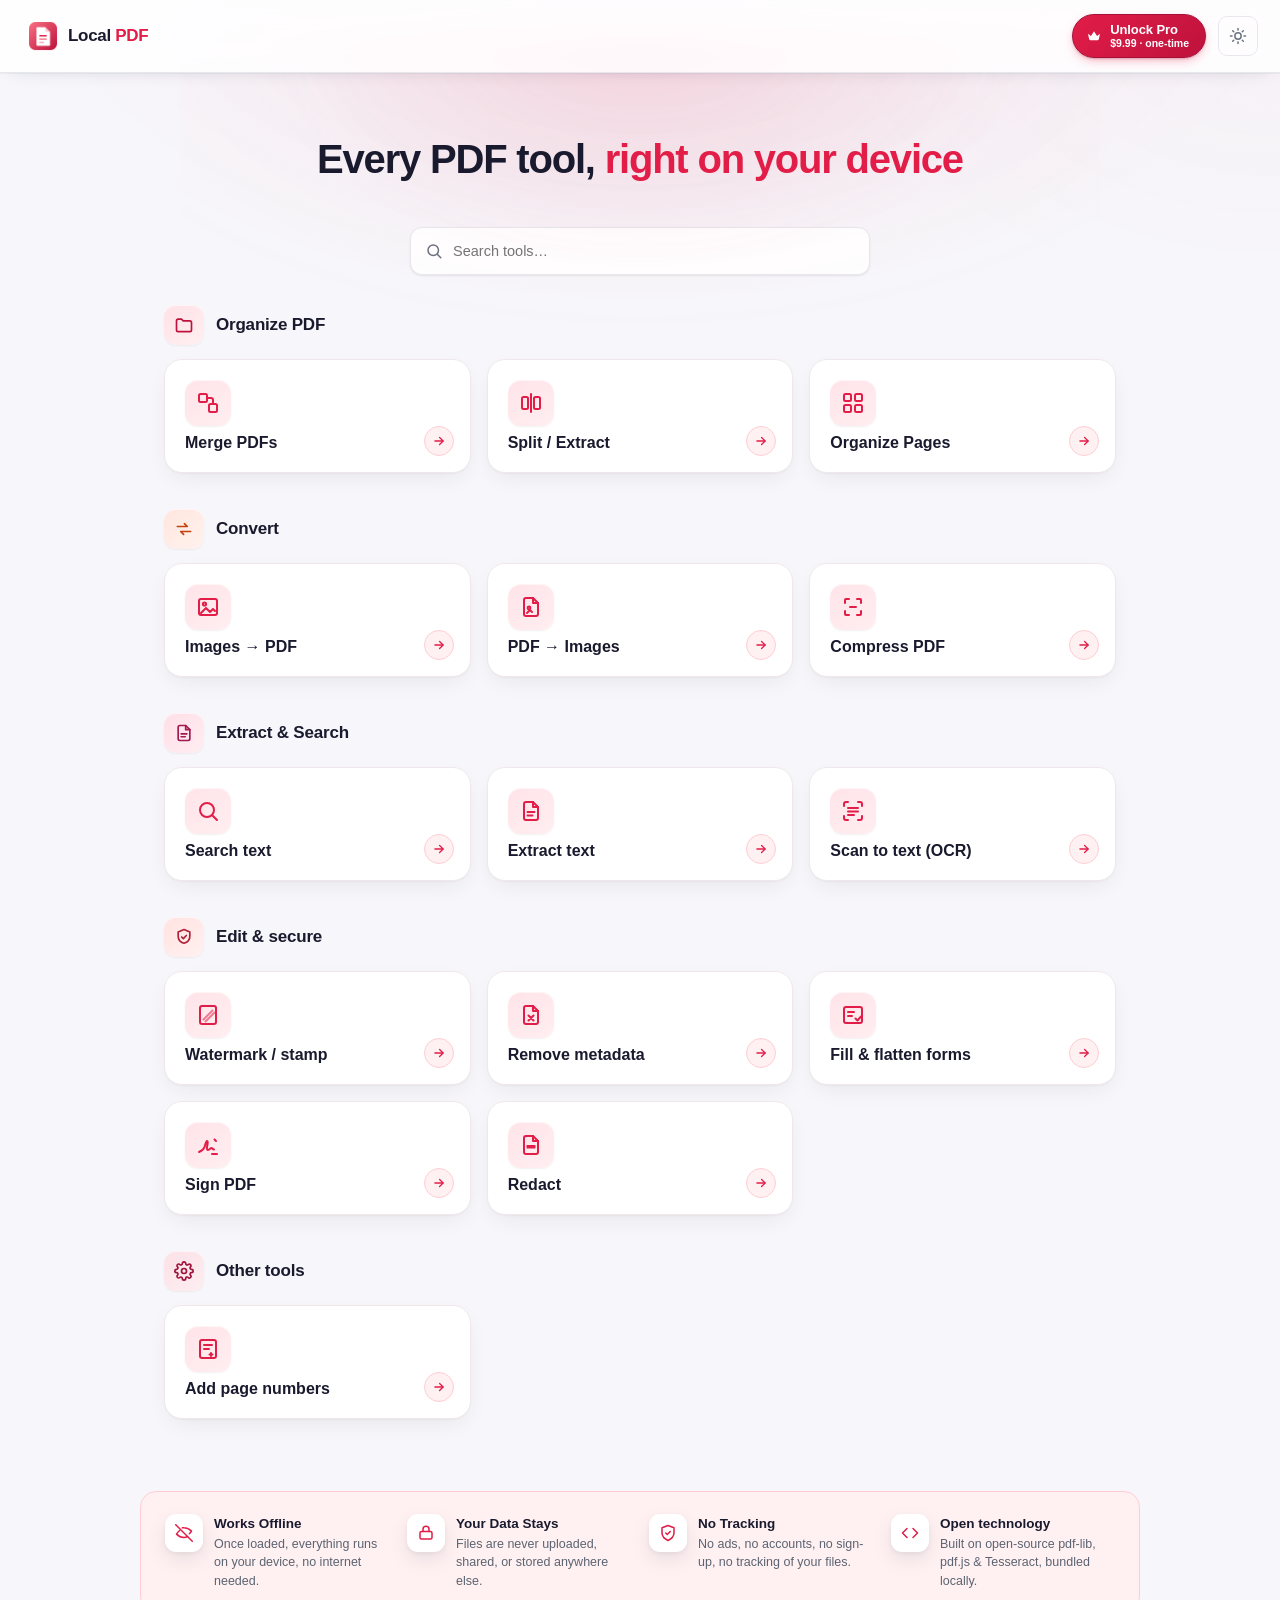
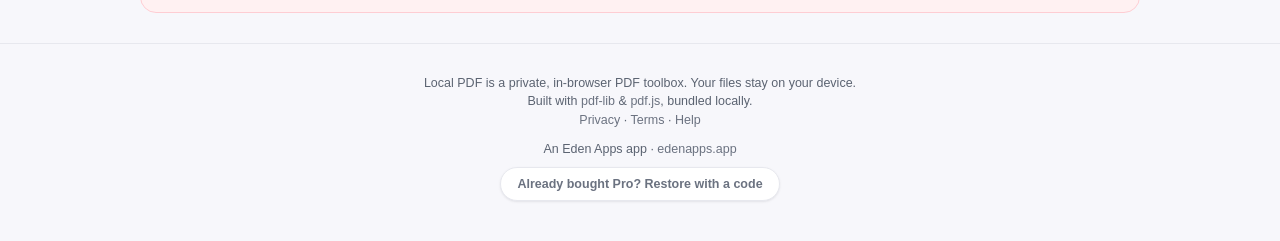
<file: index.html>
<!DOCTYPE html>
<html lang="en">
<head>
  <meta charset="UTF-8">
  <meta http-equiv="Content-Security-Policy" content="default-src 'self'; script-src 'self' 'wasm-unsafe-eval' https://js.stripe.com; style-src 'self' 'unsafe-inline'; img-src 'self' data: blob: https://da08ctfrofx1b.cloudfront.net; font-src 'self'; connect-src 'self' https://api.revenuecat.com https://e.revenue.cat https://js.stripe.com; worker-src 'self' blob:; frame-src https://js.stripe.com; child-src 'self' blob:; object-src 'none'; base-uri 'self'; form-action 'none'">
  <meta name="viewport" content="width=device-width, initial-scale=1.0, viewport-fit=cover">
  <title>Local PDF: Merge, Split & Organize PDFs on Your Device</title>
  <meta name="description" content="Merge, split, organize, and convert PDFs right on your device. Your files never leave your device, no uploads, no accounts, no cross-app tracking.">
  <link rel="icon" href="assets/favicon.svg" type="image/svg+xml">
  <link rel="icon" type="image/png" sizes="32x32" href="assets/favicon-32.png">
  <link rel="icon" type="image/png" sizes="16x16" href="assets/favicon-16.png">
  <link rel="apple-touch-icon" href="assets/apple-touch-icon.png">
  <link rel="canonical" href="https://localpdfapp.com/">
  <meta name="theme-color" content="#ffffff" media="(prefers-color-scheme: light)">
  <meta name="theme-color" content="#0f1115" media="(prefers-color-scheme: dark)">
  <link rel="manifest" href="assets/manifest.webmanifest">
  <!-- Open Graph / social share -->
  <meta property="og:type" content="website">
  <meta property="og:site_name" content="Local PDF">
  <meta property="og:url" content="https://localpdfapp.com/">
  <meta property="og:title" content="Local PDF: Every PDF tool, right on your device">
  <meta property="og:description" content="Merge, split, organize, and convert PDFs right on your device. Your files never leave your device, no uploads, no accounts, no cross-app tracking.">
  <meta property="og:image" content="https://localpdfapp.com/assets/og-image.png">
  <meta property="og:image:width" content="1200">
  <meta property="og:image:height" content="630">
  <meta property="og:image:alt" content="Local PDF: private, on your device">
  <meta name="twitter:card" content="summary_large_image">
  <meta name="twitter:title" content="Local PDF: Every PDF tool, right on your device">
  <meta name="twitter:description" content="Merge, split, organize, and convert PDFs right on your device. Your files never leave your device, no uploads, no accounts, no cross-app tracking.">
  <meta name="twitter:image" content="https://localpdfapp.com/assets/og-image.png">
  <link rel="stylesheet" href="styles.css?v=3a8da89f33">
  <!-- Apply saved/system theme before first paint (CSP-safe external script). -->
  <script src="theme-boot.js?v=3a8da89f33"></script>
  <script type="application/ld+json">{"@context":"https://schema.org","@type":"SoftwareApplication","name":"Local PDF","url":"https://localpdfapp.com/","description":"Merge, split, organize, and convert PDFs right on your device. Your files never leave your device. No uploads, no accounts, no cross-app tracking.","applicationCategory":"UtilitiesApplication","operatingSystem":"Web, iOS","isAccessibleForFree":true,"browserRequirements":"Requires JavaScript. Runs on your device. No account, no upload.","publisher":{"@type":"Organization","name":"Local PDF"}}</script>
</head>
<body>
  <a class="skip-link" href="#mainContent">Skip to content</a>
  <div class="topbar">
    <button type="button" class="logo" id="logo" aria-label="Local PDF: back to all tools">
      <img src="assets/brand-icon-512.png" alt="Local PDF logo" class="brand-logo" width="30" height="30">
      <b>Local <span class="wm-accent">PDF</span></b>
    </button>
    <div class="topbar-right">
      <!-- Quiet "Unlock Pro" front door to the existing paywall. Hidden for owners
           (app.js hides it whenever Billing.isPro() is true). Opens showProModal(). -->
      <button type="button" class="unlock-pro hidden" id="unlockProBtn" title="Batch-process many PDFs into one ZIP, $9.99 · one-time" aria-label="Unlock Pro. Batch-process many PDFs into one ZIP, $9.99 one-time">
        <svg class="unlock-pro-crown" aria-hidden="true" viewBox="0 0 24 24" fill="currentColor"><path d="M3 8.5 7.5 12 12 5l4.5 7L21 8.5 19.2 17a1.5 1.5 0 0 1-1.47 1.19H6.27A1.5 1.5 0 0 1 4.8 17z"/></svg>
        <span class="unlock-pro-text">
          <span class="unlock-pro-label">Unlock Pro</span>
          <span class="unlock-pro-price">$9.99 · one-time</span>
        </span>
      </button>
      <button type="button" class="theme-toggle" id="themeToggle" aria-label="Switch theme"></button>
    </div>
  </div>

  <!-- ── HUB ─────────────────────────────────────────────────────── -->
  <div id="hub">
    <div class="hero">
      <h1>Every PDF tool, <span class="accent">right on your device</span></h1>
    </div>
    <div class="wrap" id="mainContent" tabindex="-1">
      <div class="tool-search">
        <svg aria-hidden="true" viewBox="0 0 24 24" fill="none" stroke="currentColor" stroke-width="2" stroke-linecap="round" stroke-linejoin="round"><circle cx="11" cy="11" r="7"/><path d="m21 21-4.3-4.3"/></svg>
        <input type="search" id="toolSearch" placeholder="Search tools…" aria-label="Search tools" autocomplete="off">
      </div>
      <p id="toolSearchEmpty" class="tool-search-empty hidden" role="status">No tools match your search. Try a different word.</p>
      <div id="toolGrid" class="tool-sections"></div>
    </div>
    <div class="trust-band" aria-label="Privacy promises">
      <div class="trust-item">
        <span class="trust-ico" aria-hidden="true"><svg viewBox="0 0 24 24" fill="none" stroke="currentColor" stroke-width="2" stroke-linecap="round" stroke-linejoin="round"><path d="M1 1l22 22"/><path d="M16.7 16.7A10.9 10.9 0 0 1 12 18c-5.5 0-10-4.5-10-4.5a20 20 0 0 1 4.2-4.9"/><path d="M9.9 5.1A10.9 10.9 0 0 1 12 5c5.5 0 10 4.5 10 4.5a19.9 19.9 0 0 1-2.9 3.6"/></svg></span>
        <div class="trust-text"><b>Works Offline</b><span>Once loaded, everything runs on your device, no internet needed.</span></div>
      </div>
      <div class="trust-item">
        <span class="trust-ico" aria-hidden="true"><svg viewBox="0 0 24 24" fill="none" stroke="currentColor" stroke-width="2" stroke-linecap="round" stroke-linejoin="round"><rect x="4" y="10" width="16" height="10" rx="2"/><path d="M8 10V7a4 4 0 0 1 8 0v3"/></svg></span>
        <div class="trust-text"><b>Your Data Stays</b><span>Files are never uploaded, shared, or stored anywhere else.</span></div>
      </div>
      <div class="trust-item">
        <span class="trust-ico" aria-hidden="true"><svg viewBox="0 0 24 24" fill="none" stroke="currentColor" stroke-width="2" stroke-linecap="round" stroke-linejoin="round"><path d="M12 22s8-4 8-10V5l-8-3-8 3v7c0 6 8 10 8 10z"/><path d="m9 12 2 2 4-4"/></svg></span>
        <div class="trust-text"><b>No Tracking</b><span>No ads, no accounts, no sign-up, no tracking of your files.</span></div>
      </div>
      <div class="trust-item">
        <span class="trust-ico" aria-hidden="true"><svg viewBox="0 0 24 24" fill="none" stroke="currentColor" stroke-width="2" stroke-linecap="round" stroke-linejoin="round"><path d="m8 6-6 6 6 6"/><path d="m16 6 6 6-6 6"/></svg></span>
        <div class="trust-text"><b>Open technology</b><span>Built on open-source pdf-lib, pdf.js &amp; Tesseract, bundled locally.</span></div>
      </div>
    </div>
  </div>

  <!-- ── WORKSPACE (filled per-tool) ─────────────────────────────── -->
  <div id="workspace" class="workspace hidden"></div>

  <footer>
    Local PDF is a private, in-browser PDF toolbox. Your files stay on your device.<br>
    Built with <a href="https://pdf-lib.js.org" target="_blank" rel="noopener">pdf-lib</a> &amp; <a href="https://mozilla.github.io/pdf.js/" target="_blank" rel="noopener">pdf.js</a>, bundled locally.<br>
    <a href="privacy.html">Privacy</a> · <a href="https://edenapps.app/terms.html" target="_blank" rel="noopener">Terms</a> · <a href="support.html">Help</a><br>
    <span class="footer-byline">An Eden Apps app · <a href="https://edenapps.app" target="_blank" rel="noopener">edenapps.app</a></span>
    <button type="button" id="footerRestoreLink" class="restore-link" style="margin-top: 8px;">Already bought Pro? Restore with a code</button>
    <button type="button" id="footerLicenseLink" class="restore-link hidden">View your Pro license card</button>
  </footer>

  <!-- Persistent screen-reader live regions. status()/clearInfo() mirror the
       visible status text here so assistive tech announces changes even though
       the visible .status node is created/removed per tool. -->
  <div id="srPolite" class="sr-only" role="status" aria-live="polite" aria-atomic="true"></div>
  <div id="srAssertive" class="sr-only" role="alert" aria-live="assertive" aria-atomic="true"></div>

  <script src="lib/pdf-lib.min.js"></script>
  <script src="lib/pdf.min.js"></script>
  <script src="lib/jszip.min.js"></script>
  <!-- Tesseract.js OCR engine (63KB loader; the ~13MB WASM core + language model
       lazy-load only when the OCR tool actually runs). Vendored fully offline —
       no CDN — see lib/tesseract/. Requires 'wasm-unsafe-eval' in the CSP above. -->
  <script src="lib/tesseract/tesseract.min.js"></script>
  <script src="billing.js?v=3a8da89f33"></script>
  <script src="app.js?v=3a8da89f33"></script>
</body>
</html>
</file>
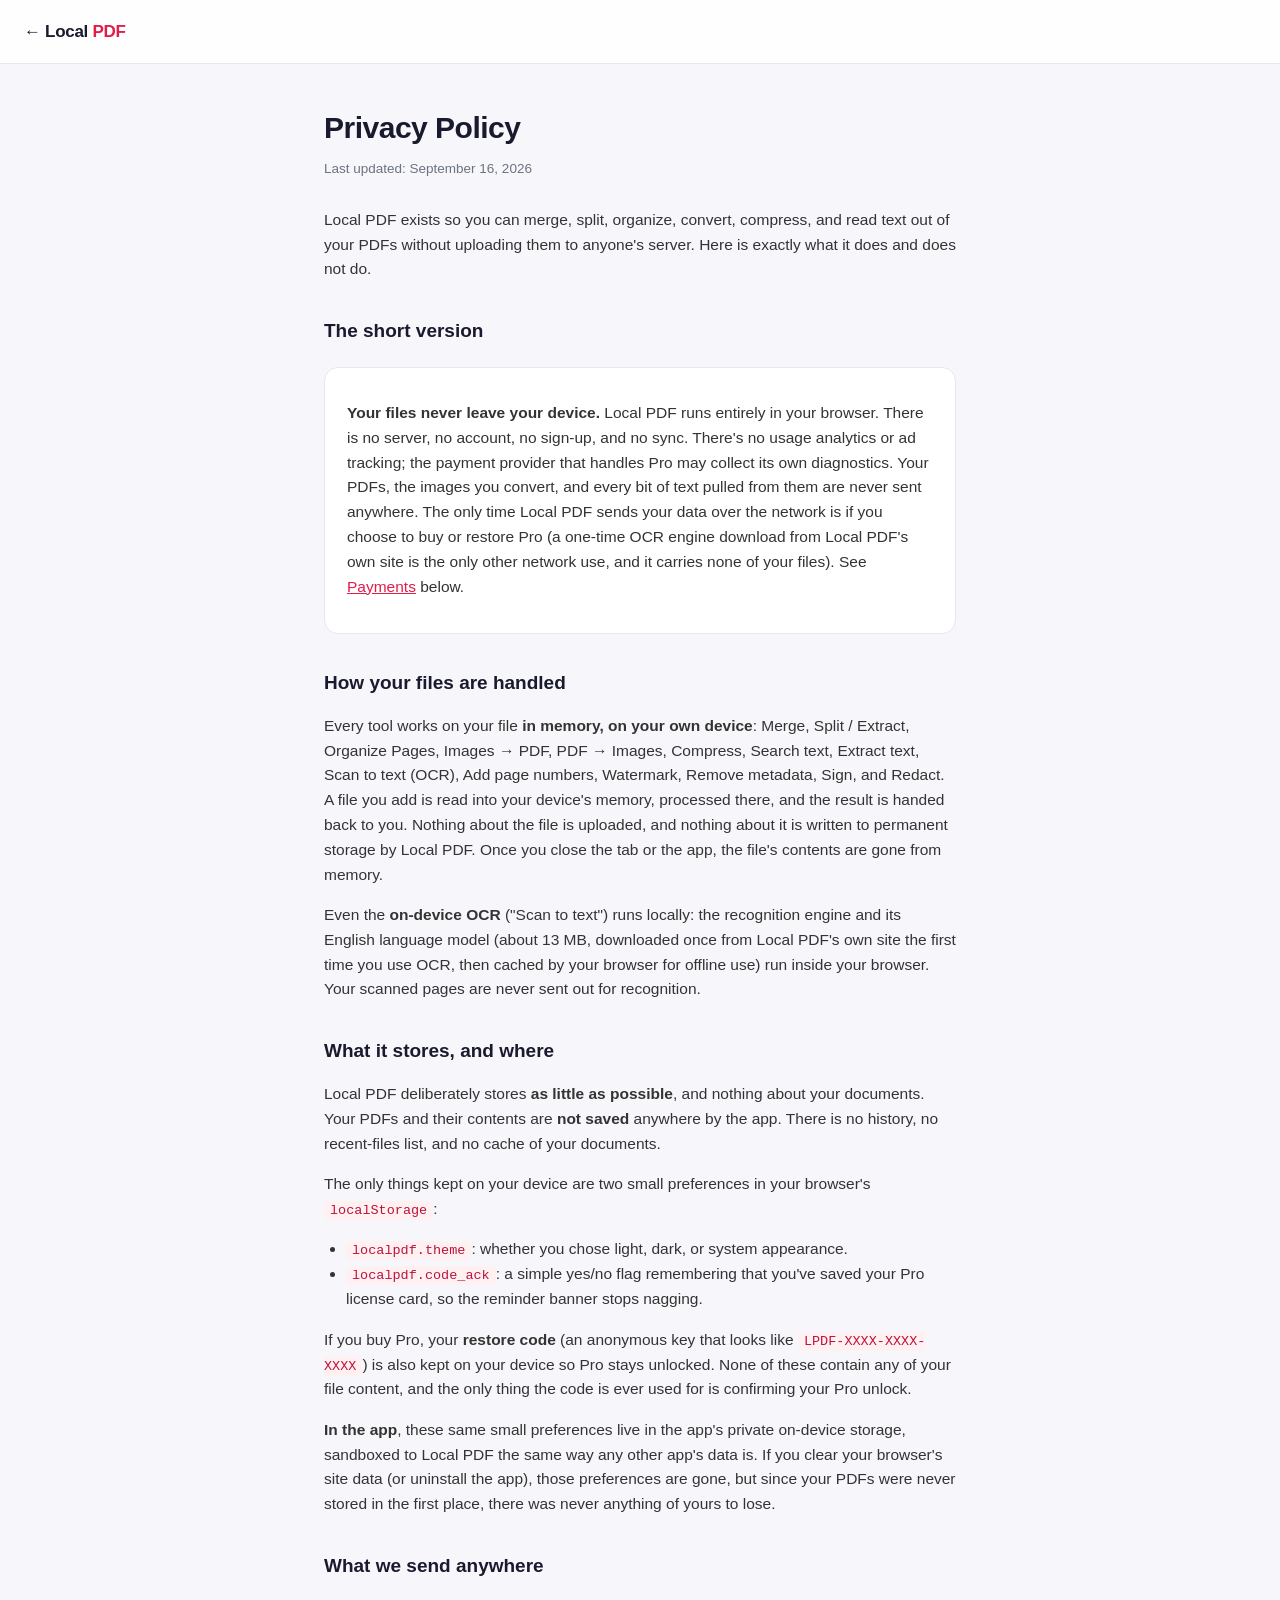
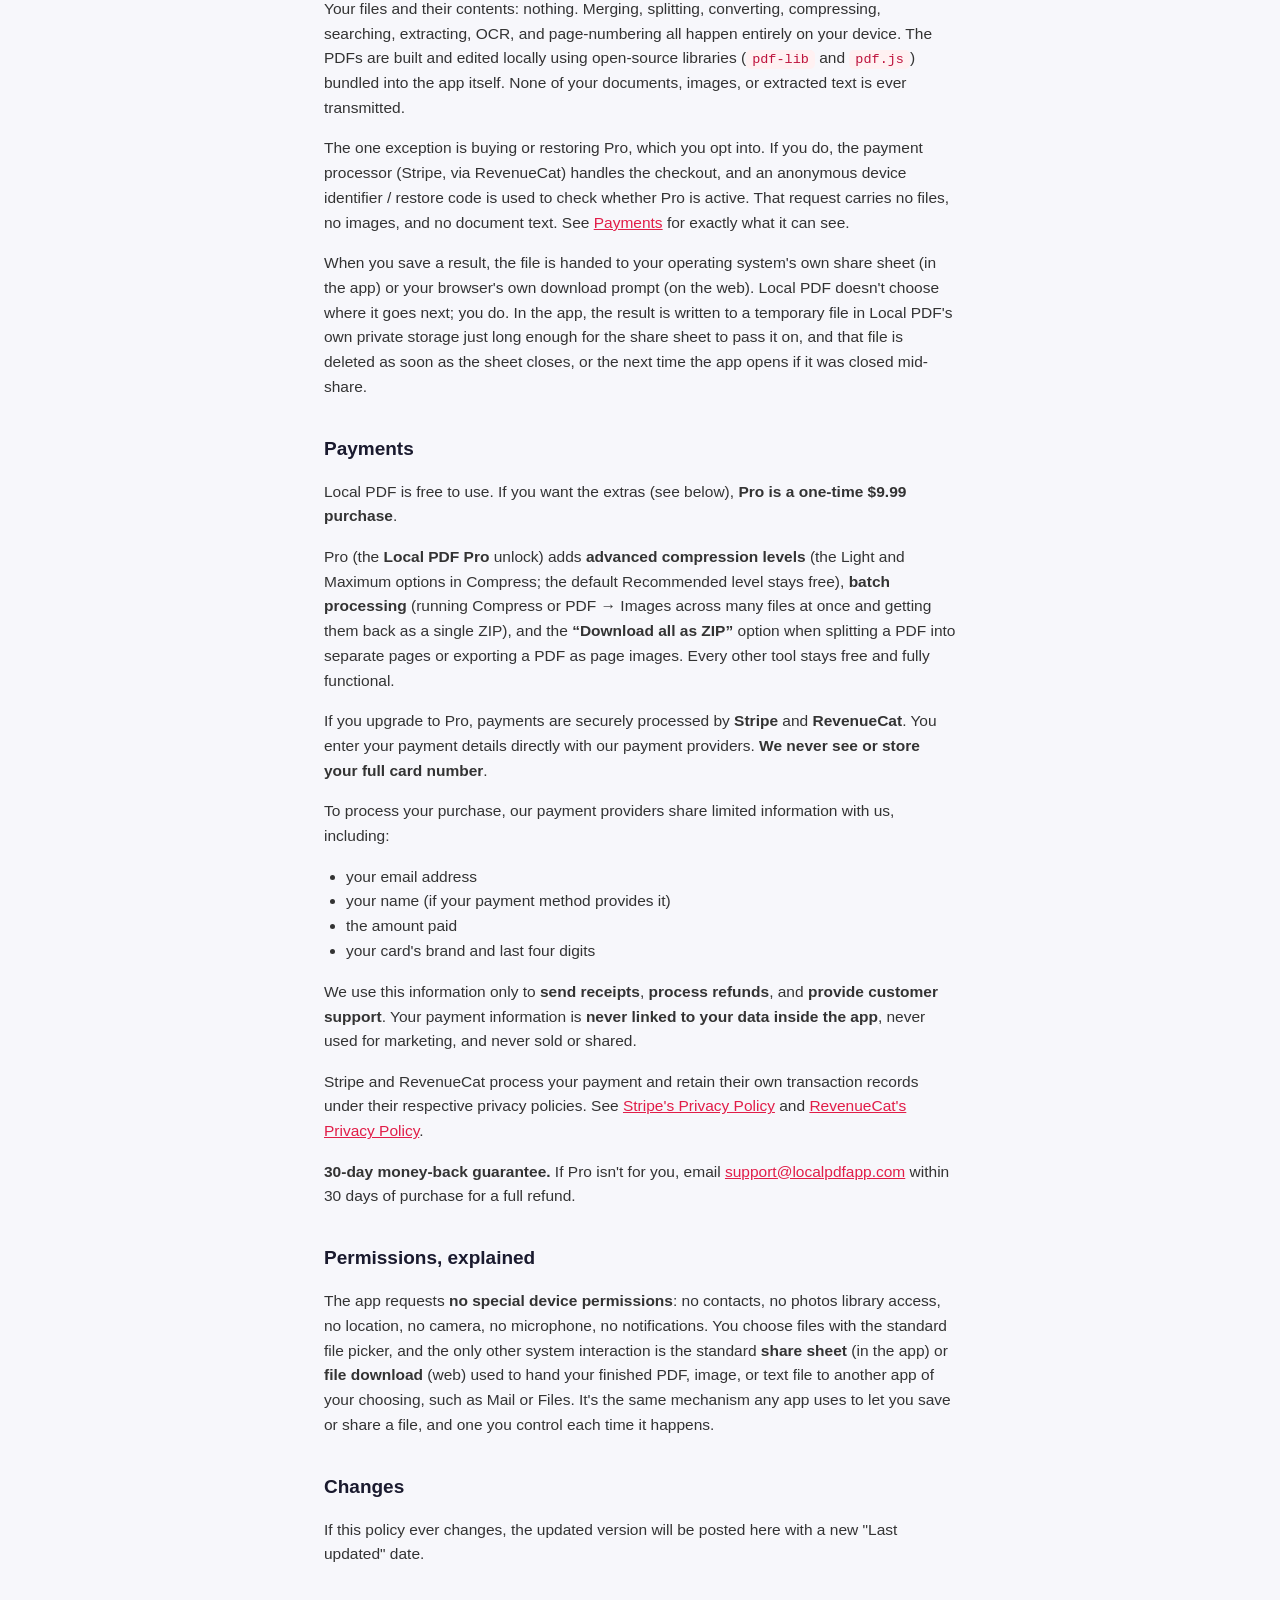
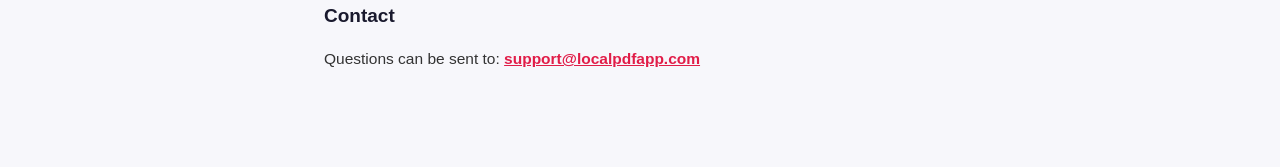
<file: privacy.html>
<!DOCTYPE html>
<html lang="en">
<head>
<meta charset="UTF-8">
<meta name="viewport" content="width=device-width, initial-scale=1, viewport-fit=cover">
<title>Local PDF: Privacy Policy</title>
<meta name="description" content="How Local PDF handles your data: every tool runs entirely on your device, your files are never uploaded, and the only network use is for Pro and, on the web, downloading the OCR engine once.">
<link rel="icon" href="assets/favicon.svg" type="image/svg+xml">
<link rel="canonical" href="https://localpdfapp.com/privacy.html">
<script>try{var n=(window.Capacitor&&typeof window.Capacitor.isNativePlatform==='function'&&window.Capacitor.isNativePlatform())||location.protocol==='capacitor:'||location.hostname==='localhost'||/[?&]native=1/.test(location.search);if(n)document.documentElement.className+=' native';}catch(e){}</script>
<style>
  :root {
    --brand: #e11d48; --brand-dark: #be123c; --brand-soft: #fff1f2;
    --ink: #1a1a2e; --muted: #6b7280; --line: #e7e8ee; --bg: #f7f7fb; --card: #ffffff;
  }
  * { box-sizing: border-box; }
  body {
    font-family: -apple-system, BlinkMacSystemFont, "Segoe UI", Roboto, sans-serif;
    color: var(--ink); background: var(--bg); margin: 0; line-height: 1.6;
  }
  .topbar {
    padding: max(18px, env(safe-area-inset-top)) max(24px, env(safe-area-inset-right)) 18px max(24px, env(safe-area-inset-left));
    border-bottom: 1px solid var(--line); background: rgba(255,255,255,.85);
    backdrop-filter: saturate(180%) blur(12px); position: sticky; top: 0;
  }
  .topbar a { color: var(--ink); text-decoration: none; font-weight: 800; font-size: 17px; letter-spacing: -.3px; }
  .topbar a .accent { color: var(--brand); }
  main { max-width: 680px; margin: 0 auto; padding: 40px 24px 80px; }
  h1 { font-size: 30px; letter-spacing: -.5px; margin: 0 0 6px; }
  .updated { color: var(--muted); font-size: 13.5px; margin-bottom: 28px; }
  h2 { font-size: 19px; margin: 34px 0 10px; }
  p, li { color: #333; font-size: 15.5px; }
  /* Platform-aware payment copy: web shows Stripe, the iOS app shows Apple In-App Purchase. */
  .only-ios { display: none; }
  html.native .only-web { display: none; }
  html.native .only-ios { display: block; }
  ul { padding-left: 22px; }
  code {
    background: var(--brand-soft); color: var(--brand-dark);
    padding: 2px 6px; border-radius: 5px; font-size: 13.5px;
    font-variant-numeric: tabular-nums; font-feature-settings: 'tnum' 1;
  }
  a { color: var(--brand); }
  .card {
    background: var(--card); border: 1px solid var(--line); border-radius: 14px;
    padding: 18px 22px; margin: 20px 0;
  }
  /* Dark mode follows the OS (this page has no theme toggle) — tokens mirror
     the app's dark theme so it matches coming from the main page. */
  @media (prefers-color-scheme: dark) {
    :root {
      --brand: #fb7185; --brand-dark: #f43f5e; --brand-soft: #2a1a20;
      --ink: #e8e8ed; --muted: #a1a3ad; --line: #2c2e36; --bg: #15161a; --card: #1c1d22;
    }
    .topbar { background: rgba(24,25,30,.85); }
    p, li { color: #c9cad1; }
  }
</style>
</head>
<body>
  <div class="topbar"><a href="./">← Local <span class="accent">PDF</span></a></div>
  <main>
    <h1>Privacy Policy</h1>
    <div class="updated">Last updated: September 16, 2026</div>

    <p>Local PDF exists so you can merge, split, organize, convert, compress, and read text out of your PDFs without uploading them to anyone's server. Here is exactly what it does and does not do.</p>

    <h2>The short version</h2>
    <div class="card">
      <p class="only-web"><strong>Your files never leave your device.</strong> Local PDF runs entirely in your browser. There is no server, no account, no sign-up, and no sync. There's no usage analytics or ad tracking; the payment provider that handles Pro may collect its own diagnostics. Your PDFs, the images you convert, and every bit of text pulled from them are never sent anywhere. The only time Local PDF sends your data over the network is if you choose to buy or restore Pro (a one-time OCR engine download from Local PDF&#39;s own site is the only other network use, and it carries none of your files). See <a href="#payments">Payments</a> below.</p>
      <p class="only-ios"><strong>Your files never leave your device.</strong> Local PDF runs entirely on your iPhone or iPad. There is no server, no account, no sign-up, and no sync. There's no usage analytics or ad tracking; the payment provider that handles Pro may collect its own diagnostics. Your PDFs, the images you convert, and every bit of text pulled from them are never sent anywhere. The app's only network use is around Pro: buying or restoring it if you choose to, looking up its price in your currency, and a quick check (an anonymous identifier, never your files) at launch and when you try a Pro feature, to confirm whether Pro is unlocked. See <a href="#payments">Payments</a> below.</p>
    </div>

    <h2>How your files are handled</h2>
    <p>Every tool works on your file <strong>in memory, on your own device</strong>: Merge, Split / Extract, Organize Pages, Images → PDF, PDF → Images, Compress, Search text, Extract text, Scan to text (OCR), Add page numbers, Watermark, Remove metadata, Sign, and Redact. A file you add is read into your device's memory, processed there, and the result is handed back to you. Nothing about the file is uploaded, and nothing about it is written to permanent storage by Local PDF. Once you close the tab or the app, the file's contents are gone from memory.</p>
    <p class="only-web">Even the <strong>on-device OCR</strong> ("Scan to text") runs locally: the recognition engine and its English language model (about 13&nbsp;MB, downloaded once from Local PDF's own site the first time you use OCR, then cached by your browser for offline use) run inside your browser. Your scanned pages are never sent out for recognition.</p>
    <p class="only-ios">Even the <strong>on-device OCR</strong> ("Scan to text") runs locally: the recognition engine and its English language model ship inside the app, so nothing is downloaded. Recognition runs from files bundled with the app, and your scanned pages are never sent out for recognition.</p>

    <h2>What it stores, and where</h2>
    <p>Local PDF deliberately stores <strong>as little as possible</strong>, and nothing about your documents. Your PDFs and their contents are <strong>not saved</strong> anywhere by the app. There is no history, no recent-files list, and no cache of your documents.</p>
    <p class="only-web">The only things kept on your device are two small preferences in your browser's <code>localStorage</code>:</p>
    <p class="only-ios">The only things kept on your device are a few small preferences in the app's private on-device storage:</p>
    <ul>
      <li><code>localpdf.theme</code>: whether you chose light, dark, or system appearance.</li>
      <li class="only-web"><code>localpdf.code_ack</code>: a simple yes/no flag remembering that you've saved your Pro license card, so the reminder banner stops nagging.</li>
    </ul>
    <p class="only-web">If you buy Pro, your <strong>restore code</strong> (an anonymous key that looks like <code>LPDF-XXXX-XXXX-XXXX</code>) is also kept on your device so Pro stays unlocked. None of these contain any of your file content, and the only thing the code is ever used for is confirming your Pro unlock.</p>
    <p class="only-ios">If you buy Pro in the app, a small yes/no flag remembering that Pro is unlocked is kept on your device. The purchase itself lives with your Apple Account, and <strong>Restore Purchases</strong> brings it back anytime. None of these contain any of your file content.</p>
    <p class="only-web"><strong>In the app</strong>, these same small preferences live in the app's private on-device storage, sandboxed to Local PDF the same way any other app's data is. If you clear your browser's site data (or uninstall the app), those preferences are gone, but since your PDFs were never stored in the first place, there was never anything of yours to lose.</p>
    <p class="only-ios">That storage is sandboxed to Local PDF the same way any other app's data is. If you delete the app, those preferences are gone, but since your PDFs were never stored in the first place, there was never anything of yours to lose.</p>

    <h2>What we send anywhere</h2>
    <p>Your files and their contents: nothing. Merging, splitting, converting, compressing, searching, extracting, OCR, and page-numbering all happen entirely on your device. The PDFs are built and edited locally using open-source libraries (<code>pdf-lib</code> and <code>pdf.js</code>) bundled into the app itself. None of your documents, images, or extracted text is ever transmitted.</p>
    <p class="only-web">The one exception is buying or restoring Pro, which you opt into. If you do, the payment processor (Stripe, via RevenueCat) handles the checkout, and an anonymous device identifier / restore code is used to check whether Pro is active. That request carries no files, no images, and no document text. See <a href="#payments">Payments</a> for exactly what it can see.</p>
    <p class="only-ios">The one exception is payments. On iPhone and iPad, Apple handles the purchase through the App Store if you choose to buy Pro, and at launch the app checks whether Pro is active using an anonymous identifier. Those checks carry no files, no images, and no document text. See <a href="#payments">Payments</a> for exactly what they can see.</p>
    <p>When you save a result, the file is handed to your operating system's own share sheet (in the app) or your browser's own download prompt (on the web). Local PDF doesn't choose where it goes next; you do. In the app, the result is written to a temporary file in Local PDF's own private storage just long enough for the share sheet to pass it on, and that file is deleted as soon as the sheet closes, or the next time the app opens if it was closed mid-share.</p>
    <!-- Payments is platform-aware: .only-web = Stripe (web billing); .only-ios = Apple In-App Purchase (iPhone/iPad). Toggled by the html.native class set in <head>. -->
    <h2 id="payments">Payments</h2>
    <p>Local PDF is free to use. If you want the extras (see below), <strong>Pro is a one-time $9.99 purchase</strong>.</p>
    <p>Pro (the <strong>Local PDF Pro</strong> unlock) adds <strong>advanced compression levels</strong> (the Light and Maximum options in Compress; the default Recommended level stays free), <strong>batch processing</strong> (running Compress or PDF → Images across many files at once and getting them back as a single ZIP), and the <strong>“Download all as ZIP”</strong> option when splitting a PDF into separate pages or exporting a PDF as page images. Every other tool stays free and fully functional.</p>
    <div class="only-web">
    <p>If you upgrade to Pro, payments are securely processed by <strong>Stripe</strong> and <strong>RevenueCat</strong>. You enter your payment details directly with our payment providers. <strong>We never see or store your full card number</strong>.</p>
    <p>To process your purchase, our payment providers share limited information with us, including:</p>
    <ul>
      <li>your email address</li>
      <li>your name (if your payment method provides it)</li>
      <li>the amount paid</li>
      <li>your card&#39;s brand and last four digits</li>
    </ul>
    <p>We use this information only to <strong>send receipts</strong>, <strong>process refunds</strong>, and <strong>provide customer support</strong>. Your payment information is <strong>never linked to your data inside the app</strong>, never used for marketing, and never sold or shared.</p>
    <p>Stripe and RevenueCat process your payment and retain their own transaction records under their respective privacy policies. See <a href="https://stripe.com/privacy" target="_blank" rel="noopener">Stripe&#39;s Privacy Policy</a> and <a href="https://www.revenuecat.com/privacy" target="_blank" rel="noopener">RevenueCat&#39;s Privacy Policy</a>.</p>
    <p><strong>30-day money-back guarantee.</strong> If Pro isn't for you, email <a href="mailto:support@localpdfapp.com">support@localpdfapp.com</a> within 30 days of purchase for a full refund.</p>
    </div>
    <div class="only-ios">
    <p>On iPhone and iPad, Pro is sold through the <strong>App Store using Apple&#39;s In-App Purchase</strong>. Apple handles the entire checkout and shows the price in your local currency. You pay with your Apple Account. <strong>We never see or handle your card, and we never receive your name or email.</strong></p>
    <p>After a purchase, all we receive is <strong>anonymized sales totals</strong> from Apple (how many, not who) and a <strong>random identifier</strong> from RevenueCat that the app uses at launch to check whether Pro is active on your device. It isn&#39;t tied to your Apple Account, your name, or anything you create in the app, and it&#39;s never used for marketing, never sold, and never shared.</p>
    <p><strong>Your receipt comes from Apple, and any refund is handled by Apple</strong>, not by us. To request a refund, use Apple&#39;s own process at <a href="https://reportaproblem.apple.com" target="_blank" rel="noopener">reportaproblem.apple.com</a>. RevenueCat verifies your purchase on our behalf under its <a href="https://www.revenuecat.com/privacy" target="_blank" rel="noopener">Privacy Policy</a>.</p>
    </div>

    <h2>Permissions, explained</h2>
    <p>The app requests <strong>no special device permissions</strong>: no contacts, no photos library access, no location, no camera, no microphone, no notifications. You choose files with the standard file picker, and the only other system interaction is the standard <strong>share sheet</strong> (in the app) or <strong>file download</strong> (web) used to hand your finished PDF, image, or text file to another app of your choosing, such as Mail or Files. It's the same mechanism any app uses to let you save or share a file, and one you control each time it happens.</p>

    <h2>Changes</h2>
    <p>If this policy ever changes, the updated version will be posted here with a new "Last updated" date.</p>

    <h2>Contact</h2>
    <p>Questions can be sent to: <strong><a href="mailto:support@localpdfapp.com">support@localpdfapp.com</a></strong></p>
  </main>
</body>
</html>
</file>
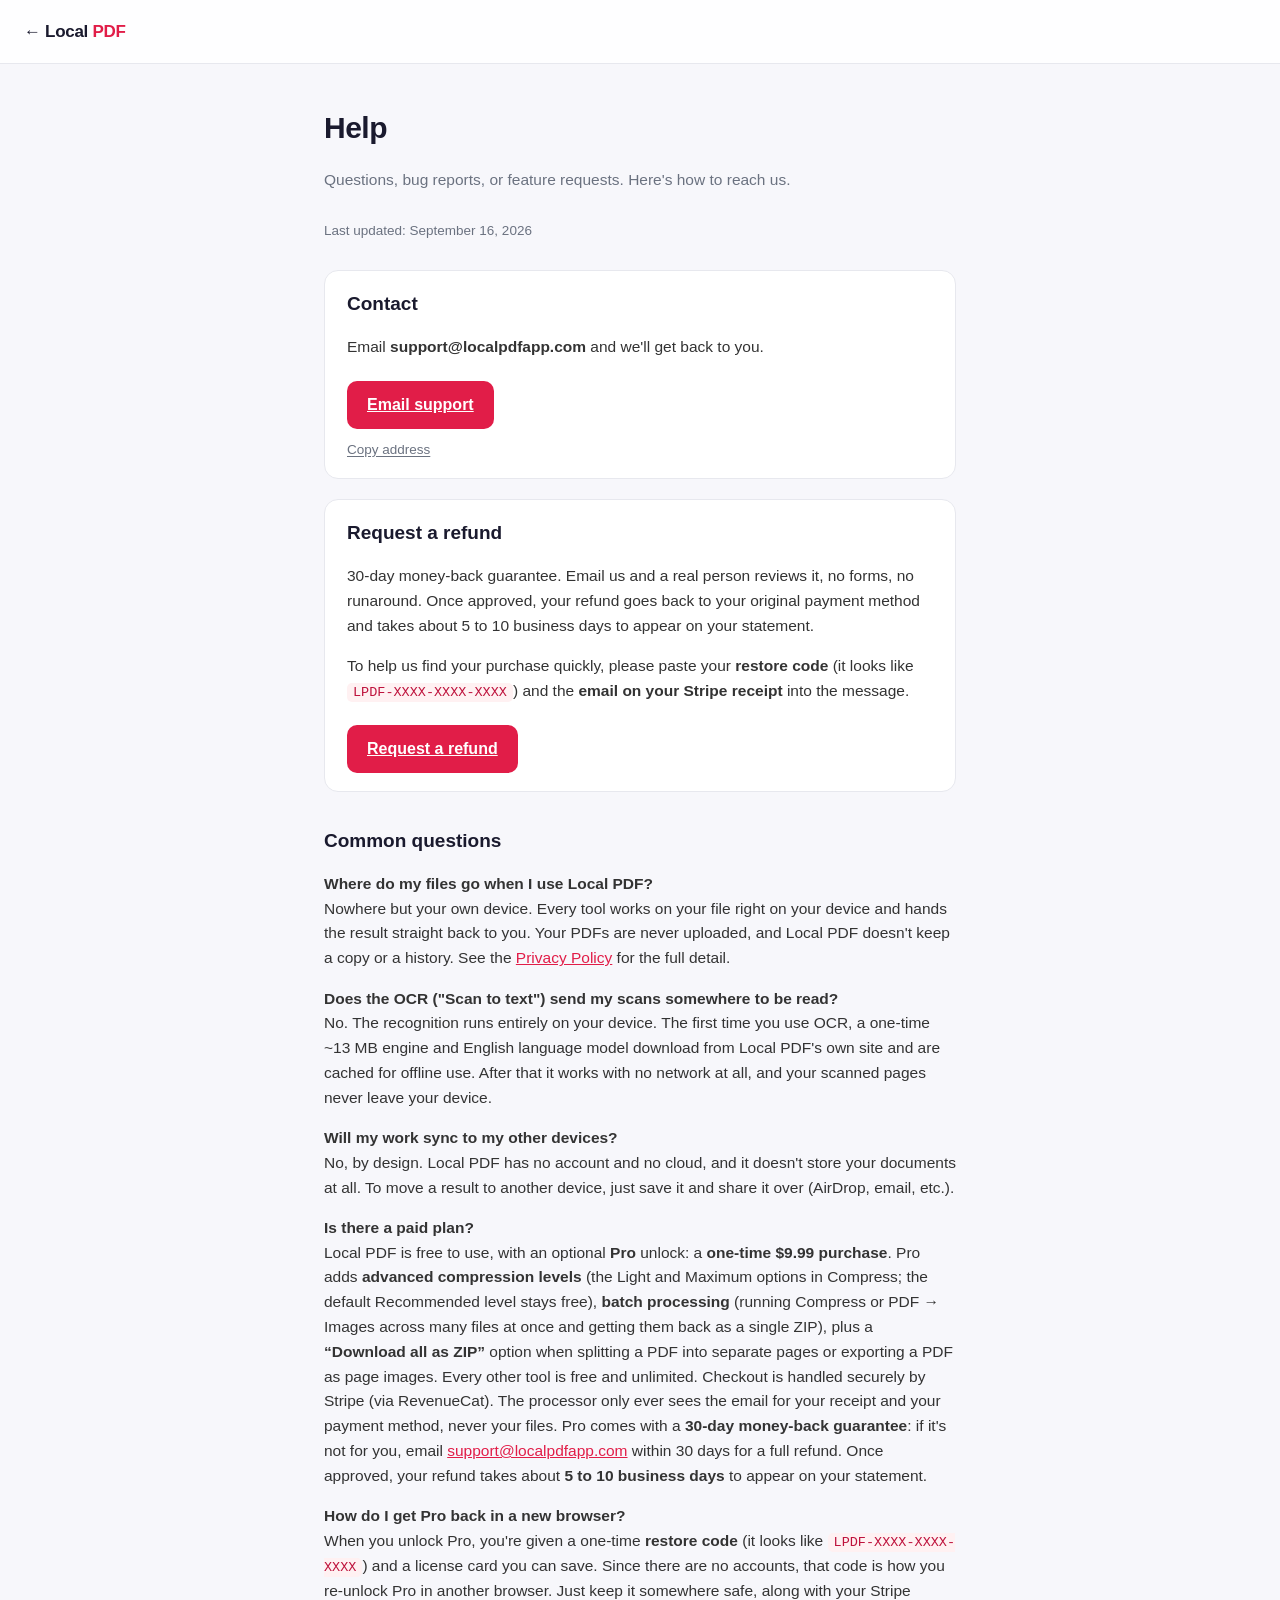
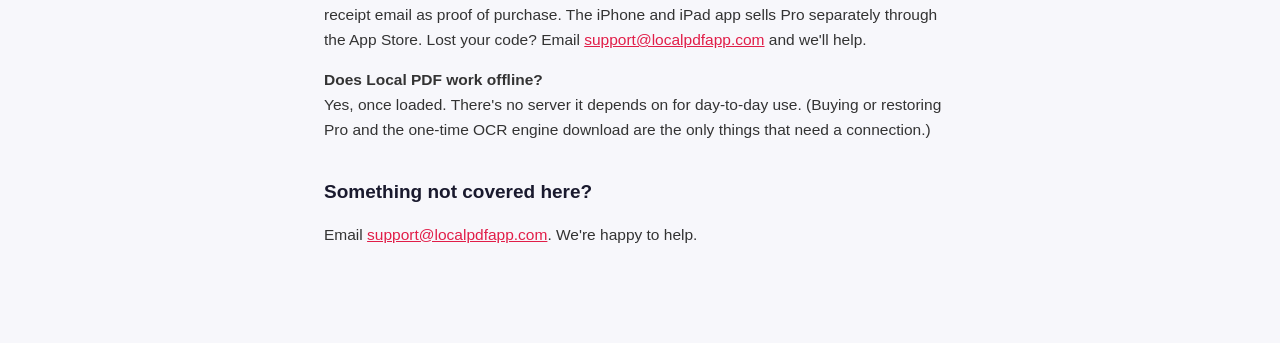
<file: support.html>
<!DOCTYPE html>
<html lang="en">
<head>
<meta charset="UTF-8">
<meta name="viewport" content="width=device-width, initial-scale=1, viewport-fit=cover">
<title>Local PDF: Help</title>
<meta name="description" content="Get help with Local PDF. Contact support and find answers about Pro purchases, restores, refunds, and common questions.">
<link rel="icon" href="assets/favicon.svg" type="image/svg+xml">
<link rel="canonical" href="https://localpdfapp.com/support.html">
<script>try{var n=(window.Capacitor&&typeof window.Capacitor.isNativePlatform==='function'&&window.Capacitor.isNativePlatform())||location.protocol==='capacitor:'||location.hostname==='localhost'||/[?&]native=1/.test(location.search);if(n)document.documentElement.className+=' native';}catch(e){}</script>
<style>
  :root {
    --brand: #e11d48; --brand-dark: #be123c; --brand-soft: #fff1f2;
    --ink: #1a1a2e; --muted: #6b7280; --line: #e7e8ee; --bg: #f7f7fb; --card: #ffffff;
  }
  * { box-sizing: border-box; }
  body {
    font-family: -apple-system, BlinkMacSystemFont, "Segoe UI", Roboto, sans-serif;
    color: var(--ink); background: var(--bg); margin: 0; line-height: 1.6;
  }
  .topbar {
    padding: max(18px, env(safe-area-inset-top)) max(24px, env(safe-area-inset-right)) 18px max(24px, env(safe-area-inset-left));
    border-bottom: 1px solid var(--line); background: rgba(255,255,255,.85);
    backdrop-filter: saturate(180%) blur(12px); position: sticky; top: 0;
  }
  .topbar a { color: var(--ink); text-decoration: none; font-weight: 800; font-size: 17px; letter-spacing: -.3px; }
  .topbar a .accent { color: var(--brand); }
  main { max-width: 680px; margin: 0 auto; padding: 40px 24px 80px; }
  h1 { font-size: 30px; letter-spacing: -.5px; margin: 0 0 6px; }
  .sub { color: var(--muted); font-size: 15.5px; margin-bottom: 28px; }
  h2 { font-size: 19px; margin: 34px 0 10px; }
  p, li { color: #333; font-size: 15.5px; }
  /* Platform-aware payment/refund copy: web shows Stripe + email-us; the iOS app shows Apple refunds. */
  .only-ios { display: none; }
  html.native .only-web { display: none; }
  html.native .only-ios { display: block; }
  ul { padding-left: 22px; }
  a { color: var(--brand); }
  code {
    background: var(--brand-soft); color: var(--brand-dark);
    padding: 2px 6px; border-radius: 5px; font-size: 13.5px;
    font-variant-numeric: tabular-nums; font-feature-settings: 'tnum' 1;
  }
  .card {
    background: var(--card); border: 1px solid var(--line); border-radius: 14px;
    padding: 18px 22px; margin: 20px 0;
  }
  .btn {
    display: inline-block; background: var(--brand); color: #fff; font-weight: 700;
    padding: 11px 20px; border-radius: 10px; margin-top: 6px;
  }
  /* Quiet fallback under the mailto button — for anyone whose device has no mail app. */
  .copy-addr {
    display: block; background: none; border: none; padding: 0; margin: 10px 0 0;
    font: inherit; font-size: 13.5px; color: var(--muted);
    text-decoration: underline; text-underline-offset: 2px; cursor: pointer;
  }
  /* Dark mode follows the OS (this page has no theme toggle) — tokens mirror
     the app's dark theme so it matches coming from the main page. */
  @media (prefers-color-scheme: dark) {
    :root {
      --brand: #fb7185; --brand-dark: #f43f5e; --brand-soft: #2a1a20;
      --ink: #e8e8ed; --muted: #a1a3ad; --line: #2c2e36; --bg: #15161a; --card: #1c1d22;
    }
    .topbar { background: rgba(24,25,30,.85); }
    p, li { color: #c9cad1; }
    /* Keep the white button label readable — same solid rose the app uses on dark. */
    .btn { background: linear-gradient(135deg, #e11d48, #be123c); }
  }
</style>
</head>
<body>
  <div class="topbar"><a href="./">← Local <span class="accent">PDF</span></a></div>
  <main>
    <h1>Help</h1>
    <p class="sub">Questions, bug reports, or feature requests. Here's how to reach us.</p>
    <p class="sub" style="font-size:13.5px">Last updated: September 16, 2026</p>

    <div class="card">
      <h2 style="margin-top:0">Contact</h2>
      <p>Email <strong>support@localpdfapp.com</strong> and we'll get back to you.</p>
      <a class="btn" href="mailto:support@localpdfapp.com">Email support</a>
      <button type="button" class="copy-addr" onclick="copyAddress(this)">Copy address</button>
    </div>

    <div class="card">
      <h2 style="margin-top:0">Request a refund</h2>
      <div class="only-web">
      <p>30-day money-back guarantee. Email us and a real person reviews it, no forms, no runaround. Once approved, your refund goes back to your original payment method and takes about 5 to 10 business days to appear on your statement.</p>
      <p>To help us find your purchase quickly, please paste your <strong>restore code</strong> (it looks like <code>LPDF-XXXX-XXXX-XXXX</code>) and the <strong>email on your Stripe receipt</strong> into the message.</p>
      <a class="btn" href="mailto:support@localpdfapp.com?subject=Refund%20request%3A%20Local%20PDF%20Pro&amp;body=Hi%20Local%20PDF%20team%2C%0A%0AI'd%20like%20to%20request%20a%20refund%20for%20my%20Local%20PDF%20Pro%20purchase.%0A%0AMy%20restore%20code%3A%20%0AEmail%20on%20my%20Stripe%20receipt%3A%20%0AReason%20(optional)%3A%20%0A%0AThanks!%0A">Request a refund</a>
      </div>
      <div class="only-ios">
      <p>Refunds on iPhone &amp; iPad are handled by Apple. Apple manages all App Store purchases, so refund requests go directly to Apple. It's quick, and Apple reviews and processes it.</p>
      <a class="btn" href="https://reportaproblem.apple.com" target="_blank" rel="noopener">Request a refund from Apple</a>
      </div>
    </div>

    <h2>Common questions</h2>

    <p><strong>Where do my files go when I use Local PDF?</strong><br>
    Nowhere but your own device. Every tool works on your file right on your device and hands the result straight back to you. Your PDFs are never uploaded, and Local PDF doesn't keep a copy or a history. See the <a href="privacy.html">Privacy Policy</a> for the full detail.</p>

    <p class="only-web"><strong>Does the OCR ("Scan to text") send my scans somewhere to be read?</strong><br>
    No. The recognition runs entirely on your device. The first time you use OCR, a one-time ~13&nbsp;MB engine and English language model download from Local PDF's own site and are cached for offline use. After that it works with no network at all, and your scanned pages never leave your device.</p>
    <p class="only-ios"><strong>Does the OCR ("Scan to text") send my scans somewhere to be read?</strong><br>
    No. The recognition runs entirely on your device. The engine and English language model are bundled with the app, so nothing is downloaded. OCR works with no network at all, and your scanned pages never leave your device.</p>

    <p><strong>Will my work sync to my other devices?</strong><br>
    No, by design. Local PDF has no account and no cloud, and it doesn't store your documents at all. To move a result to another device, just save it and share it over (AirDrop, email, etc.).</p>

    <p class="only-web"><strong>Is there a paid plan?</strong><br>
    Local PDF is free to use, with an optional <strong>Pro</strong> unlock: a <strong>one-time $9.99 purchase</strong>. Pro adds <strong>advanced compression levels</strong> (the Light and Maximum options in Compress; the default Recommended level stays free), <strong>batch processing</strong> (running Compress or PDF → Images across many files at once and getting them back as a single ZIP), plus a <strong>“Download all as ZIP”</strong> option when splitting a PDF into separate pages or exporting a PDF as page images. Every other tool is free and unlimited. Checkout is handled securely by Stripe (via RevenueCat). The processor only ever sees the email for your receipt and your payment method, never your files. Pro comes with a <strong>30-day money-back guarantee</strong>: if it's not for you, email <a href="mailto:support@localpdfapp.com">support@localpdfapp.com</a> within 30 days for a full refund. Once approved, your refund takes about <strong>5 to 10 business days</strong> to appear on your statement.</p>
    <p class="only-ios"><strong>Is there a paid plan?</strong><br>
    Local PDF is free to use, with an optional <strong>Pro</strong> unlock: a <strong>one-time $9.99 purchase</strong> (the App Store shows the price in your local currency). Pro adds <strong>advanced compression levels</strong> (the Light and Maximum options in Compress; the default Recommended level stays free), <strong>batch processing</strong> (running Compress or PDF → Images across many files at once and getting them back as a single ZIP), plus a <strong>“Download all as ZIP”</strong> option when splitting a PDF into separate pages or exporting a PDF as page images. Every other tool is free and unlimited. On iPhone and iPad, checkout is handled by <strong>Apple</strong> through the App Store. We never see your card, name, or email. If Pro isn't for you, you can <strong>request a refund from Apple</strong> at <a href="https://reportaproblem.apple.com" target="_blank" rel="noopener">reportaproblem.apple.com</a>; Apple reviews and processes it.</p>

    <p class="only-web"><strong>How do I get Pro back in a new browser?</strong><br>
    When you unlock Pro, you're given a one-time <strong>restore code</strong> (it looks like <code>LPDF-XXXX-XXXX-XXXX</code>) and a license card you can save. Since there are no accounts, that code is how you re-unlock Pro in another browser. Just keep it somewhere safe, along with your Stripe receipt email as proof of purchase. The iPhone and iPad app sells Pro separately through the App Store. Lost your code? Email <a href="mailto:support@localpdfapp.com">support@localpdfapp.com</a> and we'll help.</p>
    <p class="only-ios"><strong>How do I get Pro back on a new device?</strong><br>
    Your Pro purchase lives with your Apple Account. On a new iPhone or iPad, just tap <strong>Restore Purchases</strong> in the app and Pro comes right back. Your Apple receipt is your proof of purchase. Bought on the web? Web and App Store purchases are separate. Your restore code works in your browser. Questions? Email <a href="mailto:support@localpdfapp.com">support@localpdfapp.com</a> and we'll help.</p>

    <p class="only-web"><strong>Does Local PDF work offline?</strong><br>
    Yes, once loaded. There's no server it depends on for day-to-day use. (Buying or restoring Pro and the one-time OCR engine download are the only things that need a connection.)</p>
    <p class="only-ios"><strong>Does Local PDF work offline?</strong><br>
    Yes. There's no server it depends on for day-to-day use. (Buying or restoring Pro, looking up its price, and a quick check of your purchase when the app opens or when you try a Pro feature are the only things that use a connection.)</p>

    <h2>Something not covered here?</h2>
    <p>Email <a href="mailto:support@localpdfapp.com">support@localpdfapp.com</a>. We're happy to help.</p>
  </main>
  <script>
    /* Copies the support address for anyone whose device doesn't open mailto: links. */
    function copyAddress(btn) {
      var addr = 'support@localpdfapp.com';
      var done = function () {
        btn.textContent = 'Copied';
        setTimeout(function () { btn.textContent = 'Copy address'; }, 2000);
      };
      var fallback = function () { window.prompt('Copy the address:', addr); };
      try {
        navigator.clipboard.writeText(addr).then(done, fallback);
      } catch (e) {
        fallback();
      }
    }
  </script>
</body>
</html>
</file>
<file: styles.css>
/* ── Local PDF — private, in-browser PDF tools ─────────────────────── */
:root {
  --brand: #e11d48;
  --brand-dark: #be123c;
  --brand-soft: #fff1f2;
  --brand-border: #fecdd3;
  --ink: #1a1a2e;
  --muted: #6b7280;
  --line: #e7e8ee;
  --bg: #f7f7fb;
  --card: #ffffff;
  --ok: #0f766e;
  /* Elevation v1 — soft, layered, low-opacity shadow ladder (sm → md → lg).
     Cards/popovers use --shadow-sm at rest, --shadow-md when raised; modals
     use --shadow-lg. --shadow kept as an alias of --shadow-sm so any older
     reference stays valid. */
  --shadow-sm: 0 1px 2px rgba(16,24,40,.04), 0 1px 3px rgba(16,24,40,.06);
  --shadow-md: 0 2px 4px rgba(16,24,40,.05), 0 8px 20px rgba(16,24,40,.08);
  --shadow-lg: 0 12px 24px rgba(16,24,40,.08), 0 24px 56px rgba(16,24,40,.14);
  --shadow: var(--shadow-sm);
  /* Semantic tokens for surfaces that were hard-coded in light mode. Dark mode
     overrides these; light values below are exactly the originals. */
  --topbar-bg: rgba(255,255,255,.85);
  --surface: #ffffff;          /* plain white panels: file rows, back btn, inputs, pages */
  --surface-2: #f1f2f6;        /* neutral thumb placeholder bg */
  --btn-ghost-border-hover: #cfd1db;
  --grip: #c4c8d4;
  --footer-ink: #5b6371;   /* darkened for WCAG AA on the light page (#9ca3bf was 2.34:1) */
  --num-bg: rgba(26,26,46,.72);
  --page-ctl-bg: rgba(255,255,255,.92);
  --page-ctl-ink: #444;
  --info-bg: #eef2ff;
  --info-ink: #4338ca;
  --info-border: #c7d2fe;
  --ok-bg: #f0fdf9;
  --ok-border: #99f6e4;
  --err-bg: #fef2f2;
  --err-ink: #dc2626;
  --err-border: #fecaca;
  --pill-bg: #f0fdf9;
  --pill-border: #99f6e4;
  --modal-backdrop: rgba(20,20,40,.45);
  --mark-bg: #fef08a;
  --mark-ink: inherit;
  --pro-features-ink: #333;
  --drop-drag-bg: #ffe4e6;
  --page-canvas-bg: #fff;
  --save-nag-view-bg: #fff;
  /* Category icon-tile tints (design4 hub). Organize reuses --brand-soft/--brand. */
  --tint-violet-bg: #f5f3ff;
  --tint-violet-ink: #7c3aed;
  --tint-green-bg: #ecfdf5;
  --tint-green-ink: #047857;
  --tint-amber-bg: #fffbeb;
  --tint-amber-ink: #b45309;
  --tint-sky-bg: #eff6ff;
  --tint-sky-ink: #1d4ed8;
  /* Pro modal crown badge (design5 warmth). */
  --pro-badge-bg: #fff7ed;
  --pro-badge-ink: #c2410c;
  /* Quiet "Unlock Pro" topbar affordance — reuses the warm crown palette. */
  --unlock-pro-bg: #fff7ed;
  --unlock-pro-border: #fed7aa;
  --unlock-pro-ink: #9a3412;
  --unlock-pro-crown: #d97706;
  --unlock-pro-price-ink: #b45309;
  --unlock-pro-bg-hover: #ffedd5;
  /* Soft halo around the focused tool-search box. */
  --focus-halo: rgba(225, 29, 72, .16);
  /* Trust-band sub-line ink: --muted lands just under AA on the rose band, so
     this is a slightly darker grey that clears 4.5:1 on --brand-soft. */
  --trust-sub-ink: #5b6371;
  /* ── Elevation v1.1 — cohesive-surface tokens ─────────────────────────
     Background page-glow (subtle brand-tinted wash), a hero gradient wash,
     and a soft tint behind category icon chips. Dark mode dims each. */
  --page-glow-1: rgba(225,29,72,.055);
  --page-glow-2: rgba(225,29,72,.03);
  --hero-wash-1: rgba(225,29,72,.10);
  --hero-wash-2: rgba(225,29,72,.04);
  --card-hover-border: var(--brand-border);
  /* Gradient fills for icon chips (category + tool + stat) — soft brand-tinted
     depth instead of a flat single tint. */
  --chip-brand-grad: linear-gradient(145deg, #ffe4e9, #ffeef1);
  --chip-shadow: 0 1px 2px rgba(16,24,40,.06), inset 0 1px 0 rgba(255,255,255,.6);
  --drop-illo-fill: #ffffff;
  --drop-dash: #f8a3b0;   /* warm crimson dash — between brand-border and brand */
  /* ── Refine pass — crafted depth + committed crimson palette ──────────────
     Tool cards get a real layered shadow + a warm hairline that separates them
     from the tinted page. Header gets an anchoring shadow. The Pro affordance
     commits to ONE confident gold accent. Category chips collapse to a crimson
     mono set (below) so the whole hub reads as one crimson system. */
  --card-border: #efe7e9;                 /* warm hairline on tool cards */
  --card-rest-shadow: 0 1px 2px rgba(16,24,40,.04), 0 8px 24px -8px rgba(16,24,40,.10);
  --card-hover-shadow: 0 2px 6px rgba(16,24,40,.06), 0 18px 40px -10px rgba(16,24,40,.18);
  --header-shadow: 0 1px 0 rgba(16,24,40,.04), 0 6px 20px -12px rgba(16,24,40,.22);
  /* Confident gold Pro fill (one accent) — bright, warm, dark text on it. */
  --pro-gold-1: #f5b544;
  --pro-gold-2: #e0952a;
  --pro-gold-ink: #3d2606;
  --pro-gold-border: #d98a1f;
  /* Crimson-tinted category chip set — one family, five weights of the brand. */
  --cat-org-bg: linear-gradient(145deg, #ffe1e6, #fff0f2); --cat-org-ink: #be123c;
  --cat-conv-bg: linear-gradient(145deg, #ffe6de, #fff2ee); --cat-conv-ink: #c2410c;
  --cat-ext-bg: linear-gradient(145deg, #ffdfe7, #ffeef2);  --cat-ext-ink: #a21850;
  --cat-sec-bg: linear-gradient(145deg, #ffe3e1, #fff1f0);  --cat-sec-ink: #b02036;
  --cat-oth-bg: linear-gradient(145deg, #fbe1e7, #fdeef1);  --cat-oth-ink: #9f1239;
}
/* ── Dark theme — opt-in override on <html data-theme="dark"> ───────────
   Warm near-black chrome, light-but-not-white ink, readable muted greys,
   and a lifted brand that stays vivid on dark. Aims for WCAG AA text. */
[data-theme="dark"] {
  --brand: #fb7185;            /* lifted from #e11d48 so it pops on dark */
  --brand-dark: #f43f5e;
  --brand-soft: #2a1a20;       /* dim rose-tinted surface */
  --brand-border: #6d3a44;
  --ink: #e8e8ed;
  --muted: #a1a3ad;            /* ~5.4:1 on --bg */
  --line: #2c2e36;
  --bg: #15161a;               /* warm near-black page */
  --card: #1c1d22;             /* raised chrome */
  --ok: #34d3b8;
  /* Dark-mode shadow ladder: deeper/cooler so raised chrome still reads on the
     near-black page (light shadows vanish on dark). Same three rungs. */
  --shadow-sm: 0 1px 2px rgba(0,0,0,.4), 0 1px 3px rgba(0,0,0,.5);
  --shadow-md: 0 2px 6px rgba(0,0,0,.45), 0 10px 24px rgba(0,0,0,.5);
  --shadow-lg: 0 14px 30px rgba(0,0,0,.5), 0 28px 64px rgba(0,0,0,.62);
  --shadow: var(--shadow-sm);
  --topbar-bg: rgba(24,25,30,.85);
  --surface: #1c1d22;
  --surface-2: #26272e;
  --btn-ghost-border-hover: #45474f;
  --grip: #5c5e68;
  --footer-ink: #8a8c98;      /* nudged lighter to clear WCAG AA (was #7c7e88 ≈ 4.47:1) */
  --num-bg: rgba(0,0,0,.65);
  --page-ctl-bg: rgba(40,42,50,.94);
  --page-ctl-ink: #d6d7dd;
  --info-bg: #1e2340;
  --info-ink: #b7c1ff;
  --info-border: #363c66;
  --ok-bg: #10251f;
  --ok-border: #245047;
  --err-bg: #2c1618;
  --err-ink: #f88b8b;
  --err-border: #5c2b2f;
  --pill-bg: #10251f;
  --pill-border: #245047;
  --modal-backdrop: rgba(0,0,0,.62);
  --mark-bg: #6b5e1e;
  --mark-ink: #f4efd6;
  --pro-features-ink: #c6c7cf;
  --drop-drag-bg: #3a2228;
  --page-canvas-bg: #26272e;
  --save-nag-view-bg: #241318;
  --tint-violet-bg: #262040;
  --tint-violet-ink: #c4b5fd;
  --tint-green-bg: #112b21;
  --tint-green-ink: #4ade80;
  --tint-amber-bg: #2f250e;
  --tint-amber-ink: #fbbf24;
  --tint-sky-bg: #172038;
  --tint-sky-ink: #93b4fd;
  --pro-badge-bg: #33240f;
  --pro-badge-ink: #fdba74;
  --unlock-pro-bg: #2a1c0d;
  --unlock-pro-border: #5c3d17;
  --unlock-pro-ink: #fed7aa;
  --unlock-pro-crown: #fbbf24;
  --unlock-pro-price-ink: #fcd9a8;
  --unlock-pro-bg-hover: #3a2711;
  --focus-halo: rgba(251, 113, 133, .28);
  --trust-sub-ink: #a8aab4;  /* ≥4.5:1 on the dark --brand-soft band */
  /* Dark-mode Elevation v1.1 tokens — dimmer washes so the near-black page
     keeps its depth without glowing. */
  --page-glow-1: rgba(251,113,133,.07);
  --page-glow-2: rgba(251,113,133,.04);
  --hero-wash-1: rgba(251,113,133,.11);
  --hero-wash-2: rgba(251,113,133,.03);
  --chip-brand-grad: linear-gradient(145deg, #3a2129, #2a1a20);
  --chip-shadow: 0 1px 2px rgba(0,0,0,.4), inset 0 1px 0 rgba(255,255,255,.05);
  --drop-illo-fill: #241a1e;
  --drop-dash: #8a4450;   /* warm dash on dark */
  /* Dark Refine pass. Cards lift to a surface clearly above the near-black page
     with a bright top-edge hairline so they separate (no more mud). Header keeps
     a deep anchoring shadow. Pro stays the same confident gold. */
  --card: #1e1a1d;                        /* lifted card surface (was #1c1d22) */
  --surface: #1e1a1d;
  --card-border: rgba(255,255,255,.07);   /* top-edge hairline on dark cards */
  --card-rest-shadow: 0 1px 2px rgba(0,0,0,.5), 0 10px 26px -10px rgba(0,0,0,.7);
  --card-hover-shadow: 0 2px 8px rgba(0,0,0,.55), 0 22px 46px -12px rgba(0,0,0,.78);
  --header-shadow: 0 1px 0 rgba(0,0,0,.5), 0 8px 24px -14px rgba(0,0,0,.8);
  /* Gold reads the same on dark; keep dark ink for max contrast/confidence. */
  --pro-gold-1: #f6bd52;
  --pro-gold-2: #e29b32;
  --pro-gold-ink: #2a1c05;
  --pro-gold-border: #f6bd52;
  /* Crimson-tinted category chips, dark weights of the one family. */
  --cat-org-bg: linear-gradient(145deg, #3a1f27, #2a1820); --cat-org-ink: #fb7f97;
  --cat-conv-bg: linear-gradient(145deg, #3a2620, #2a1c18); --cat-conv-ink: #f79b6f;
  --cat-ext-bg: linear-gradient(145deg, #3a1f2c, #2a1820);  --cat-ext-ink: #f77aa3;
  --cat-sec-bg: linear-gradient(145deg, #3a2124, #2a1a1c);  --cat-sec-ink: #f78a94;
  --cat-oth-bg: linear-gradient(145deg, #371f28, #281820);  --cat-oth-ink: #fb7f9e;
}
/* Subtle theme-change transition on the root (respects reduced-motion below). */
body { transition: background-color .2s ease, color .2s ease; }
@media (prefers-reduced-motion: reduce) {
  body { transition: none; }
}
/* Visually-hidden but screen-reader-available (persistent a11y live region). */
.sr-only {
  position: absolute; width: 1px; height: 1px; padding: 0; margin: -1px;
  overflow: hidden; clip: rect(0 0 0 0); white-space: nowrap; border: 0;
}
/* Topbar theme toggle button. */
.theme-toggle {
  display: inline-flex; align-items: center; justify-content: center;
  width: 40px; height: 40px; border-radius: 9px;
  background: none; border: 1px solid var(--line); color: var(--muted);
  margin-right: -6px;
  transition: color .15s ease, border-color .15s ease;
}
.theme-toggle:hover { color: var(--ink); border-color: var(--btn-ghost-border-hover); }
.theme-toggle svg { width: 18px; height: 18px; }
.topbar-right { display: flex; align-items: center; gap: 12px; }
* { margin: 0; padding: 0; box-sizing: border-box; }
html, body { height: 100%; }
/* Guard against decorative bleed (e.g. the centered .hero::before wash, which is
   min(920px,108%) wide and can extend a few px past a narrow phone viewport) from
   producing a sideways page scroll. `clip` — not `hidden` — so it never turns the
   page into a scroll container or breaks the sticky topbar. Desktop unaffected:
   nothing overflows the page there, so there is nothing to clip. */
html { overflow-x: clip; }
body {
  font-family: -apple-system, BlinkMacSystemFont, "Segoe UI", Roboto, sans-serif;
  color: var(--ink);
  background: var(--bg);
  font-size: 15px;
  line-height: 1.5;
}
/* ── Background rhythm: a very subtle brand-tinted wash anchored top-center,
   fixed so the whole app reads on one cohesive, gently-lifted surface (not a
   flat slab). Reuses --page-glow tokens so dark mode dims it appropriately. */
body::before {
  content: ""; position: fixed; inset: 0; z-index: -1; pointer-events: none;
  background:
    radial-gradient(1100px 620px at 50% -8%, var(--page-glow-1) 0%, transparent 62%),
    radial-gradient(760px 520px at 100% 0%, var(--page-glow-2) 0%, transparent 60%);
}
a { color: var(--brand); text-decoration: none; }
button { font-family: inherit; cursor: pointer; }
.hidden { display: none !important; }

/* ── Top bar ───────────────────────────────────────────────────────── */
.topbar {
  position: sticky; top: 0; z-index: 20;
  display: flex; align-items: center; justify-content: space-between;
  padding: 14px max(28px, env(safe-area-inset-right)) 14px max(28px, env(safe-area-inset-left));
  padding-top: max(14px, env(safe-area-inset-top));
  background: var(--topbar-bg);
  -webkit-backdrop-filter: saturate(180%) blur(12px); backdrop-filter: saturate(180%) blur(12px);
  border-bottom: 1px solid var(--line);
  /* Anchor the header: a soft bottom shadow lifts it above the page so the logo,
     trust pill and Pro button sit on a real surface, not on the body. */
  box-shadow: var(--header-shadow);
}
.logo { display: flex; align-items: center; gap: 10px; cursor: pointer; background: none; border: none; padding: 0; color: inherit; font: inherit; flex-shrink: 0; }
.logo svg { width: 30px; height: 30px; }
.logo .brand-logo { width: 30px; height: 30px; border-radius: 7px; flex-shrink: 0; display: block; }
.logo b { font-size: 17px; font-weight: 800; letter-spacing: -.3px; white-space: nowrap; }
/* Two-tone wordmark: "PDF" in the brand accent, "Local" stays ink. */
.logo b .wm-accent { color: var(--brand); }
@media (max-width: 440px) {
  /* Full 44px tap target for the theme toggle on phones. */
  .theme-toggle { width: 44px; height: 44px; }
}

/* ── Quiet "Unlock Pro" topbar affordance ──────────────────────────────
   A low-pressure front door to the existing paywall. Hidden for owners
   (JS removes it when Billing.isPro()). Reuses the crown palette. */
.unlock-pro {
  display: inline-flex; align-items: center; gap: 8px;
  min-height: 44px; padding: 5px 16px 5px 13px; border-radius: 999px;
  /* On-brand crimson pill — a confident red fill with white text/crown, so the
     header's primary control matches Local PDF's brand (#e11d48) in both themes. */
  background: linear-gradient(135deg, #e11d48, #be123c);
  color: #fff;
  border: 1px solid #a50f38;
  box-shadow: 0 1px 2px rgba(120,10,40,.20), 0 4px 12px -4px rgba(225,29,72,.5);
  font: inherit; line-height: 1.15; flex-shrink: 0;
  transition: transform .15s ease, box-shadow .15s ease, filter .15s ease;
}
.unlock-pro:hover { transform: translateY(-1px); box-shadow: 0 2px 4px rgba(120,10,40,.24), 0 8px 20px -4px rgba(225,29,72,.6); filter: brightness(1.05); }
.unlock-pro:active { transform: none; }
.unlock-pro-crown { width: 16px; height: 16px; flex-shrink: 0; color: #fff; }
.unlock-pro-text { display: flex; flex-direction: column; align-items: flex-start; min-width: 0; }
.unlock-pro-label { font-size: 13px; font-weight: 800; letter-spacing: -.1px; }
.unlock-pro-price { font-size: 10.5px; font-weight: 700; color: #fff; }
/* On narrow phones, collapse to just crown + label so the topbar stays tidy. */
@media (max-width: 560px) {
  .unlock-pro-price { display: none; }
  .unlock-pro { padding: 5px 12px; }
}
@media (max-width: 380px) {
  .unlock-pro-label { display: none; }
  .unlock-pro { padding: 5px; width: 44px; justify-content: center; }
}

/* ── Hero ──────────────────────────────────────────────────────────── */
.hero {
  position: relative; text-align: center; padding: 56px 24px 18px;
  isolation: isolate;
}
/* Soft brand-tinted gradient wash behind the hero/title area — subtle, fades
   out well before the tool grid so it reads as an ambient glow, not a banner. */
.hero::before {
  content: ""; position: absolute; left: 50%; top: -40px; transform: translateX(-50%);
  /* Cap at 100% of the hero so the centered wash never bleeds past a narrow phone
     viewport and forces a sideways scroll. On desktop the 920px branch wins (hero
     is far wider), so the wash is unchanged there. */
  width: min(920px, 100%); height: 340px; z-index: -1; pointer-events: none;
  background:
    radial-gradient(60% 100% at 50% 0%, var(--hero-wash-1) 0%, transparent 70%),
    radial-gradient(90% 120% at 50% 0%, var(--hero-wash-2) 0%, transparent 75%);
  filter: blur(2px);
}
.hero h1 { font-size: 40px; font-weight: 800; letter-spacing: -1.2px; }
.hero h1 .accent { color: var(--brand); }
.hero p { font-size: 18px; color: var(--muted); margin-top: 10px; }
/* Reassurance pill — recoloured off green onto a soft neutral surface so it no
   longer fights the crimson brand; the lock glyph carries the "private" meaning. */
.hero .reassure {
  display: inline-flex; align-items: center; gap: 6px;
  margin-top: 14px; font-size: 13px; color: var(--muted); font-weight: 600;
  background: var(--card); border: 1px solid var(--line);
  padding: 6px 14px; border-radius: 999px;
  box-shadow: var(--shadow-sm);
}

/* ── Tool hub: search + categorized grid (design4) ─────────────────── */
.wrap { max-width: 1000px; margin: 0 auto; padding: 0 24px 64px; }

/* Client-side tool search box — quiet card-styled input, centered under the hero. */
.tool-search {
  display: flex; align-items: center; gap: 10px;
  max-width: 460px; margin: 20px auto 0; padding: 0 14px; height: 48px;
  background: var(--card); border: 1px solid var(--line); border-radius: 12px;
  box-shadow: var(--shadow-sm);
  transition: border-color .15s ease, box-shadow .15s ease;
}
.tool-search svg { width: 18px; height: 18px; color: var(--muted); flex-shrink: 0; }
.tool-search input {
  flex: 1; min-width: 0; height: 100%;
  border: none; background: transparent; color: var(--ink);
  font-family: inherit; font-size: 14.5px;
}
/* Focus indicator lives on the box (focus-within halo), so the inner input's
   own outline is turned off — never both. */
.tool-search input:focus, .tool-search input:focus-visible { outline: none; }
.tool-search:focus-within { border-color: var(--brand); box-shadow: 0 0 0 3px var(--focus-halo); }
.tool-search-empty { text-align: center; color: var(--muted); font-size: 14px; margin-top: 22px; }

/* Category sections. */
.tool-sections { display: flex; flex-direction: column; gap: 36px; margin-top: 30px; }
.cat-head { display: flex; align-items: center; gap: 12px; }
.cat-ico {
  width: 40px; height: 40px; border-radius: 12px; flex-shrink: 0;
  display: flex; align-items: center; justify-content: center;
  /* Organize (default) leads the crimson family; the others are harmonized
     warm weights of the same brand (see --cat-*), not the old rainbow. */
  background: var(--cat-org-bg); color: var(--cat-org-ink);
  box-shadow: var(--chip-shadow);
}
.cat-ico svg { width: 20px; height: 20px; }
.cat-ico.cat-convert { background: var(--cat-conv-bg); color: var(--cat-conv-ink); }
.cat-ico.cat-extract { background: var(--cat-ext-bg); color: var(--cat-ext-ink); }
.cat-ico.cat-secure { background: var(--cat-sec-bg); color: var(--cat-sec-ink); }
.cat-ico.cat-other { background: var(--cat-oth-bg); color: var(--cat-oth-ink); }
.cat-name { font-size: 17px; font-weight: 800; letter-spacing: -.2px; }
.cat-desc { font-size: 13px; color: var(--muted); }

.grid { display: grid; grid-template-columns: repeat(3, 1fr); gap: 16px; margin-top: 26px; }
.cat-section .grid { margin-top: 14px; }
@media (max-width: 820px) { .grid { grid-template-columns: repeat(2, 1fr); } }
@media (max-width: 560px) { .grid { grid-template-columns: 1fr; } }
.tool {
  position: relative;
  text-align: left; background: var(--card);
  /* .tool is a <button>; buttons don't inherit the body text color, so its
     inner <h3> title fell back to UA black — invisible on the dark card.
     Anchor it to themed ink so titles read in both themes. */
  color: var(--ink);
  /* Warm hairline (light) / bright top-edge (dark) so the card separates from
     the tinted page instead of floating in it. */
  border: 1px solid var(--card-border);
  border-radius: 18px; padding: 20px; box-shadow: var(--card-rest-shadow);
  transition: transform .18s ease, box-shadow .18s ease, border-color .18s ease;
  display: flex; flex-direction: column; gap: 8px;
}
.tool:hover { transform: translateY(-4px); box-shadow: var(--card-hover-shadow); border-color: var(--card-hover-border); }
.tool:hover .go { background: var(--brand); color: #fff; transform: translateX(2px); }
@media (prefers-reduced-motion: reduce) {
  .tool, .tool:hover, .tool:hover .go { transition: none; transform: none; }
}
.tool .ico {
  width: 46px; height: 46px; border-radius: 13px; display: flex; align-items: center; justify-content: center;
  background: var(--chip-brand-grad); color: var(--brand);
  box-shadow: var(--chip-shadow);
}
.tool .ico svg { width: 24px; height: 24px; }
.tool h3 { font-size: 16px; font-weight: 700; padding-right: 40px; }
.tool p { font-size: 13.5px; color: var(--muted); padding-right: 34px; }
/* Decorative "open" arrow chip, bottom-right (design4). aria-hidden in JS. */
.tool .go {
  position: absolute; right: 16px; bottom: 16px;
  width: 30px; height: 30px; border-radius: 999px;
  display: flex; align-items: center; justify-content: center;
  background: var(--brand-soft); color: var(--brand);
  border: 1px solid var(--brand-border);
  transition: background .18s ease, color .18s ease, transform .18s ease, border-color .18s ease;
}
.tool:hover .go { border-color: var(--brand); }
.tool .go svg { width: 14px; height: 14px; }

/* ── Tool workspace ────────────────────────────────────────────────── */
.workspace { max-width: 900px; margin: 0 auto; padding: 24px; }
.ws-head { display: flex; align-items: center; gap: 12px; margin-bottom: 6px; }
.back {
  display: inline-flex; align-items: center; gap: 6px; font-size: 13.5px; font-weight: 600;
  color: var(--muted); background: var(--surface); border: 1px solid var(--line); border-radius: 9px; padding: 6px 12px;
  transition: color .15s ease, border-color .15s ease;
}
.back:hover { color: var(--ink); border-color: var(--btn-ghost-border-hover); }
.ws-title { font-size: 24px; font-weight: 800; letter-spacing: -.5px; }
.ws-sub { color: var(--muted); font-size: 14.5px; margin: 2px 0 20px; }

/* ── Drop zone ─────────────────────────────────────────────────────── */
.drop {
  position: relative;
  border: 2.5px dashed var(--drop-dash); border-radius: 20px;
  background:
    radial-gradient(120% 100% at 50% 0%, var(--hero-wash-2) 0%, transparent 60%),
    var(--brand-soft);
  padding: 46px 24px; text-align: center;
  box-shadow: var(--shadow-sm);
  transition: background .15s, border-color .15s, box-shadow .15s, transform .15s;
}
.drop.drag { background: var(--drop-drag-bg); border-color: var(--brand); box-shadow: var(--shadow-md); transform: scale(1.005); }
@media (prefers-reduced-motion: reduce) { .drop, .drop.drag { transition: none; transform: none; } }
/* Friendly SVG illustration inside a soft rounded chip. */
.drop .big {
  display: inline-flex; align-items: center; justify-content: center;
  width: 76px; height: 76px; margin: 0 auto 6px; border-radius: 18px;
  background: var(--card); color: var(--brand);
  box-shadow: var(--shadow-sm);
}
.drop .big svg { width: 40px; height: 40px; display: block; }
.drop h4 { font-size: 17px; font-weight: 700; margin-top: 10px; }
.drop p { color: var(--muted); font-size: 13.5px; margin-top: 4px; }
.btn {
  display: inline-flex; align-items: center; gap: 8px; margin-top: 14px;
  background: linear-gradient(135deg, var(--brand), var(--brand-dark)); color: #fff;
  border: none; border-radius: 11px; padding: 11px 22px; font-size: 15px; font-weight: 700;
  box-shadow: 0 2px 8px rgba(225,29,72,.24);
  transition: transform .15s ease, box-shadow .15s ease, border-color .15s ease, color .15s ease;
}
/* Dark-mode contrast (QA): the lifted rose --brand is too light for white label
   text on the primary button — use the saturated crimson so white clears AA. */
[data-theme="dark"] .btn:not(.ghost) { background: linear-gradient(135deg, #e11d48, #be123c); }
.btn:hover { transform: translateY(-1px); box-shadow: 0 5px 14px rgba(225,29,72,.34); }
.btn:disabled { opacity: .5; cursor: not-allowed; transform: none; box-shadow: none; }
.btn.ghost { background: var(--surface); color: var(--ink); border: 1px solid var(--line); box-shadow: none; }
.btn.ghost:hover { border-color: var(--btn-ghost-border-hover); }
.btn.sm { padding: 8px 15px; font-size: 13.5px; }

/* ── File list (merge) ─────────────────────────────────────────────── */
.filelist { display: flex; flex-direction: column; gap: 8px; margin-top: 18px; }
.fileitem {
  display: flex; align-items: center; gap: 12px; background: var(--surface);
  border: 1px solid var(--line); border-radius: 12px; padding: 10px 12px;
}
.fileitem .grip { color: var(--grip); cursor: grab; font-size: 18px; user-select: none; }
.fileitem.dragging { opacity: .4; }
.fileitem .thumb { width: 34px; height: 44px; border-radius: 4px; border: 1px solid var(--line); object-fit: cover; background: var(--surface-2); flex-shrink: 0; }
.fileitem .meta { flex: 1; min-width: 0; }
.fileitem .name { font-size: 14px; font-weight: 600; white-space: nowrap; overflow: hidden; text-overflow: ellipsis; }
.fileitem .sub { font-size: 12px; color: var(--muted); }
.fileitem .x { display: inline-flex; align-items: center; justify-content: center; flex-shrink: 0; min-width: 40px; min-height: 40px; background: none; border: none; color: var(--grip); font-size: 16px; padding: 4px 6px; border-radius: 6px; transition: color .15s ease, background-color .15s ease; }
.fileitem .x:hover { color: var(--brand); background: var(--brand-soft); }

/* ── Page thumbnails (organize / split) ────────────────────────────── */
.pagegrid { display: grid; grid-template-columns: repeat(auto-fill, minmax(120px, 1fr)); gap: 14px; margin-top: 18px; }
.page {
  position: relative; background: var(--page-canvas-bg); border: 1px solid var(--line); border-radius: 10px;
  overflow: hidden; box-shadow: var(--shadow-sm); transition: box-shadow .15s ease, transform .15s ease;
}
.page:hover { box-shadow: var(--shadow-md); }
.page.dragging { opacity: .4; }
.page.selected { outline: 3px solid var(--brand); outline-offset: -1px; box-shadow: 0 0 0 4px var(--focus-halo), var(--shadow-md); }
/* Premium selected treatment: a small brand check badge, bottom-right. Purely
   decorative reinforcement of the existing outline state. */
.page.selected::after {
  content: ""; position: absolute; right: 7px; bottom: 7px; z-index: 2;
  width: 22px; height: 22px; border-radius: 999px;
  background: var(--brand);
  border: 2px solid var(--page-ctl-bg);
  box-shadow: 0 1px 4px rgba(0,0,0,.28);
  background-image: url("data:image/svg+xml,%3Csvg xmlns='http://www.w3.org/2000/svg' viewBox='0 0 24 24' fill='none' stroke='white' stroke-width='3.4' stroke-linecap='round' stroke-linejoin='round'%3E%3Cpath d='M20 6 9 17l-5-5'/%3E%3C/svg%3E");
  background-repeat: no-repeat; background-position: center; background-size: 13px 13px;
}
/* Rendered PDF page image is content ("paper") — keep it light so pages read. */
.page canvas { display: block; width: 100%; height: auto; background: #fff; cursor: grab; }
.page .num {
  position: absolute; left: 6px; top: 6px; background: var(--num-bg); color: #fff;
  font-size: 11px; font-weight: 700; border-radius: 6px; padding: 1px 7px;
}
.page .ctl { position: absolute; right: 6px; top: 6px; display: flex; gap: 16px; }
.page .ctl button {
  position: relative;
  width: 24px; height: 24px; border-radius: 6px; border: none; background: var(--page-ctl-bg);
  color: var(--page-ctl-ink); font-size: 13px; display: flex; align-items: center; justify-content: center; box-shadow: 0 1px 3px rgba(0,0,0,.15);
}
/* Extend the tap target to ≥40px without enlarging the visible 24px chip: a
   transparent overlay centered on each button. The 16px gap above keeps the
   two adjacent 40px hit zones from overlapping. */
.page .ctl button::after {
  content: ""; position: absolute; top: 50%; left: 50%; transform: translate(-50%, -50%);
  width: 40px; height: 40px;
}
.page .ctl button:hover { background: var(--page-ctl-bg); color: var(--brand); }

/* ── Controls row ──────────────────────────────────────────────────── */
.controls { display: flex; flex-wrap: wrap; align-items: center; gap: 12px; margin-top: 20px; padding-top: 18px; border-top: 1px solid var(--line); }
.controls .spacer { flex: 1; }
.field { display: flex; flex-direction: column; gap: 4px; }
.field label { font-size: 12px; font-weight: 700; color: var(--muted); text-transform: uppercase; letter-spacing: .5px; }
.field input, .field select {
  border: 1.5px solid var(--line); border-radius: 9px; padding: 8px 11px; font-size: 14px; font-family: inherit; color: var(--ink); background: var(--surface);
}
.field input:focus, .field select:focus { outline: none; border-color: var(--brand); }
.radios { display: flex; flex-direction: column; gap: 8px; }
.radios label { display: flex; align-items: center; gap: 8px; font-size: 14.5px; cursor: pointer; }
.radios input { accent-color: var(--brand); }
.hint { font-size: 12.5px; color: var(--muted); }

/* ── Fill & flatten forms — one row per PDF form field ──────────────── */
.fillform { display: flex; flex-direction: column; gap: 14px; margin-top: 4px; }
.fillfield-row { max-width: 460px; }
.fillfield-row label { text-transform: none; letter-spacing: 0; font-size: 13px; color: var(--ink); word-break: break-word; }
.fillfield-row input[type="text"], .fillfield-row select { width: 100%; }
/* Checkbox rows read horizontally: box + its label, with a comfortable target. */
.fillfield-row .fillfield-check { display: inline-flex; align-items: center; }
.fillfield-row:has(.fillfield-check) { flex-direction: row; align-items: center; gap: 10px; min-height: 44px; }
.fillfield-check input[type="checkbox"] {
  width: 20px; height: 20px; margin: 12px; accent-color: var(--brand); cursor: pointer;
}
.fillfield-row:has(.fillfield-check) label { cursor: pointer; }

/* ── Status / progress ─────────────────────────────────────────────── */
.status { margin-top: 16px; padding: 11px 14px; border-radius: 10px; font-size: 13.5px; font-weight: 500; animation: fade .2s; }
.status.info { background: var(--info-bg); color: var(--info-ink); border: 1px solid var(--info-border); }
.status.ok { background: var(--ok-bg); color: var(--ok); border: 1px solid var(--ok-border); }
.status.err { background: var(--err-bg); color: var(--err-ink); border: 1px solid var(--err-border); }
/* Neutral "note" tone — benign outcomes (e.g. a cancelled checkout). Grey, calm,
   never red, never a spinner. */
.status.note { background: var(--surface-2); color: var(--muted); border: 1px solid var(--line); }
@keyframes fade { from { opacity: 0; transform: translateY(-3px); } to { opacity: 1; transform: none; } }
@media (prefers-reduced-motion: reduce) { .status { animation: none; } }
.spinner { display: inline-block; width: 15px; height: 15px; border: 2.5px solid var(--info-border); border-top-color: var(--info-ink); border-radius: 50%; animation: spin .8s linear infinite; vertical-align: -3px; margin-right: 6px; }
@keyframes spin { to { transform: rotate(360deg); } }

/* ── Compress result card (before / after / % saved) ───────────────── */
.compress-result { margin-top: 20px; padding: 20px; border: 1px solid var(--line); border-radius: 16px; background: var(--surface); box-shadow: var(--shadow-md); animation: fade .2s; }
@media (prefers-reduced-motion: reduce) { .compress-result { animation: none; } }
.compress-stats { display: flex; flex-wrap: wrap; align-items: center; gap: 14px; }
.compress-stat { display: flex; flex-direction: column; gap: 3px; min-width: 100px; padding: 13px 18px; border: 1px solid var(--line); border-radius: 13px; background: var(--card); box-shadow: var(--shadow-sm); }
.compress-stat-label { font-size: 11.5px; font-weight: 700; color: var(--muted); text-transform: uppercase; letter-spacing: .5px; }
.compress-stat-value { font-size: 21px; font-weight: 800; color: var(--ink); font-variant-numeric: tabular-nums; font-feature-settings: 'tnum' 1; }
.compress-stat.compress-stat-saved { border-color: var(--ok-border); background: var(--ok-bg); }
.compress-stat.compress-stat-saved .compress-stat-value { color: var(--ok); }
.compress-arrow { color: var(--muted); display: flex; }
.compress-arrow svg { width: 22px; height: 22px; }
.compress-headline { margin-top: 14px; font-size: 14px; line-height: 1.5; color: var(--ink); }
.compress-headline.ok { color: var(--ok); font-weight: 600; }
.compress-actions { display: flex; flex-wrap: wrap; gap: 10px; margin-top: 16px; }
.compress-actions .btn { margin-top: 0; }

/* ── Trust footer band (design1: four-up privacy promises) ─────────── */
.trust-band {
  max-width: 1000px; margin: 8px auto 0; padding: 22px 24px;
  display: grid; grid-template-columns: repeat(4, 1fr); gap: 18px;
  background: var(--brand-soft); border: 1px solid var(--brand-border);
  border-radius: 16px;
}
/* Dark: the tinted rose band goes muddy, so lift it to the elevated card
   surface with a thin crimson top-border accent and a real shadow. */
[data-theme="dark"] .trust-band {
  background: var(--card);
  border: 1px solid var(--card-border);
  border-top: 2px solid var(--brand);
  box-shadow: var(--card-rest-shadow);
}
/* Keep the band inside the page gutters at narrower widths. */
@media (max-width: 1048px) { .trust-band { margin-left: 24px; margin-right: 24px; } }
@media (max-width: 820px) { .trust-band { grid-template-columns: repeat(2, 1fr); } }
@media (max-width: 480px) { .trust-band { grid-template-columns: 1fr; } }
.trust-item { display: flex; align-items: flex-start; gap: 11px; }
.trust-ico {
  width: 38px; height: 38px; border-radius: 11px; flex-shrink: 0;
  display: flex; align-items: center; justify-content: center;
  background: var(--card); color: var(--brand); box-shadow: var(--shadow-md);
}
/* On dark the band itself is now --card, so tint the icon chip with the rose
   surface + a hairline so it stays a distinct chip, not a flat square. */
[data-theme="dark"] .trust-ico {
  background: var(--brand-soft); border: 1px solid var(--brand-border);
}
.trust-ico svg { width: 18px; height: 18px; }
.trust-text b { display: block; font-size: 13.5px; font-weight: 800; color: var(--ink); }
.trust-text span { display: block; font-size: 12.5px; color: var(--trust-sub-ink); margin-top: 1px; line-height: 1.45; }
footer { text-align: center; color: var(--footer-ink); font-size: 12.5px; padding: 30px 24px max(40px, env(safe-area-inset-bottom)); border-top: 1px solid var(--line); margin-top: 30px; }
footer a { color: var(--muted); }
/* Eden Apps family byline — quiet, its own line under the build credit. */
footer .footer-byline { display: block; margin-top: 10px; }

/* ── Pro paywall modal ────────────────────────────────────────────── */
.modal-backdrop {
  position: fixed; inset: 0; background: var(--modal-backdrop); -webkit-backdrop-filter: blur(2px); backdrop-filter: blur(2px);
  display: flex; align-items: center; justify-content: center; z-index: 100; padding: 20px;
}
.modal {
  background: var(--card); border-radius: 18px; padding: 28px; max-width: 380px; width: 100%;
  box-shadow: var(--shadow-lg);
}
.pro-modal h3 { font-size: 20px; font-weight: 800; margin-bottom: 8px; }
/* Personalized paywall line (e.g. "Process all 3 files at once"). Uses the
   .hint base but reads as a prominent subheading tied to what the user clicked. */
.pro-lead { font-size: 15px; font-weight: 700; color: var(--ink); margin-bottom: 14px; }
.pro-modal .hint.pro-lead { margin-bottom: 14px; }
/* Crown/PRO badge above the paywall title (design5 warmth; decorative). */
.pro-badge {
  display: inline-flex; align-items: center; gap: 6px;
  background: var(--pro-badge-bg); color: var(--pro-badge-ink);
  font-size: 11.5px; font-weight: 800; letter-spacing: 1.2px;
  padding: 5px 12px; border-radius: 999px; margin-bottom: 12px;
}
.pro-badge svg { width: 14px; height: 14px; }
.pro-price { margin-bottom: 16px; }
.pro-price-amt { font-size: 28px; font-weight: 800; color: var(--brand-dark); }
.pro-price-note { font-size: 13.5px; color: var(--muted); }
/* "Everything in Free, plus:" framing line above the benefit rows. */
.pro-plus-head { font-size: 13.5px; font-weight: 800; color: var(--ink); margin-bottom: 10px; }
/* Benefit list as icon check-rows (design5) — shared with the celebration
   modal's "unlocked" list, which uses the same class. */
.pro-features { list-style: none; padding-left: 0; margin-bottom: 20px; color: var(--pro-features-ink); font-size: 14px; }
.pro-features li { display: flex; align-items: flex-start; gap: 10px; margin-bottom: 8px; line-height: 1.5; }
.pro-features li::before {
  content: "✓"; flex-shrink: 0;
  width: 22px; height: 22px; margin-top: 1px; border-radius: 7px;
  display: flex; align-items: center; justify-content: center;
  background: var(--ok-bg); color: var(--ok); border: 1px solid var(--ok-border);
  font-size: 12px; font-weight: 800;
}
.pro-actions { display: flex; gap: 10px; }
.pro-actions .btn { flex: 1; }
.pro-msg:empty { margin: 0; }
.pro-modal .hint { margin-bottom: 16px; }
/* Checkout-reassurance lines just above the Unlock button: tight, calm, and set
   off from the feature list so they read as a quiet pre-pay reassurance. */
.pro-modal .hint.pro-reassure { margin-bottom: 6px; line-height: 1.5; }
.pro-modal .hint.pro-reassure:last-of-type { margin-bottom: 16px; }

/* ── Polished purchase-failure state (genuine error branch only) ───────
   Shown inside .pro-msg. Uses the app's danger token (--err-ink) on the soft
   error surface (--err-bg/--err-border) so it reads as intentional in both
   themes. Neutral spacing that matches the modal's rhythm. */
.pro-err {
  margin-top: 16px; padding: 20px 18px 18px;
  background: var(--err-bg); border: 1px solid var(--err-border);
  border-radius: 14px; text-align: center;
  animation: fade .2s;
}
.pro-err-mark {
  width: 48px; height: 48px; margin: 0 auto 12px;
  color: var(--err-ink);
  /* Gentle glow around the danger mark. */
  filter: drop-shadow(0 0 10px color-mix(in srgb, var(--err-ink) 32%, transparent));
}
.pro-err-mark svg { width: 100%; height: 100%; display: block; }
.pro-err-title {
  font-size: 16px; font-weight: 800; color: var(--err-ink);
  margin: 0 0 8px;
}
.pro-err-body {
  font-size: 13.5px; line-height: 1.55; color: var(--ink);
  margin: 0 0 12px;
}
.pro-err-secure {
  display: inline-flex; align-items: center; gap: 6px;
  font-size: 12.5px; font-weight: 600; color: var(--muted);
  margin: 0 0 10px; line-height: 1.4;
}
.pro-err-secure svg { width: 16px; height: 16px; flex-shrink: 0; }
.pro-err-support {
  font-size: 12.5px; line-height: 1.5; color: var(--muted);
  margin: 0 0 16px;
}
.pro-err-mail { color: var(--brand-dark); font-weight: 700; text-decoration: none; }
.pro-err-mail:hover { text-decoration: underline; }
.pro-err-mail:focus-visible { outline: 2px solid var(--brand); outline-offset: 2px; border-radius: 3px; }
.pro-err-retry { width: 100%; min-height: 44px; justify-content: center; margin-top: 4px; }
.pro-err-retry:focus-visible { outline: 2px solid var(--brand); outline-offset: 2px; }
@media (prefers-reduced-motion: reduce) { .pro-err { animation: none; } }

/* ── Restore-by-code UI ───────────────────────────────────────────── */
.restore-code-box {
  display: flex; align-items: center; justify-content: space-between; gap: 10px;
  background: var(--brand-soft); border: 1.5px dashed var(--brand-border); border-radius: 10px;
  padding: 12px 14px; margin-bottom: 18px;
}
.restore-code-value { font-size: 15px; font-weight: 700; letter-spacing: .5px; color: var(--brand-dark); word-break: break-all; }
.restore-code-input {
  width: 100%; border: 1.5px solid var(--line); border-radius: 9px; padding: 10px 12px;
  font-size: 15px; font-family: inherit; letter-spacing: .5px; margin-bottom: 14px;
  color: var(--ink); background: var(--surface); text-transform: uppercase;
}
.restore-code-input:focus { outline: none; border-color: var(--brand); }
.restore-link {
  display: block; width: 100%; text-align: center; background: none; border: none;
  color: var(--muted); font-size: 12.5px; margin-top: 12px; padding: 4px;
  text-decoration: underline; font-family: inherit;
}
.restore-link:hover { color: var(--brand-dark); }
/* The two footer restore/license controls read as styled chips, not default
   browser links. Centered as an inline-block so they don't stretch full-width. */
footer .restore-link {
  display: inline-flex; align-items: center; justify-content: center; gap: 6px;
  width: auto; min-height: 34px; padding: 6px 16px; margin-top: 10px;
  border: 1px solid var(--line); border-radius: 999px;
  background: var(--card); color: var(--muted);
  text-decoration: none; font-weight: 600;
  box-shadow: var(--shadow-sm);
  transition: color .15s ease, border-color .15s ease, transform .15s ease;
}
footer .restore-link:hover { color: var(--brand-dark); border-color: var(--brand-border); transform: translateY(-1px); }
@media (prefers-reduced-motion: reduce) { footer .restore-link:hover { transform: none; } }

/* ── Pro license card (modal + save-nag banner) ───────────────────── */
.license-modal { max-width: 560px; }
.license-card-wrap { display: flex; flex-direction: column; align-items: center; gap: 10px; margin-bottom: 18px; }
.license-card-canvas { max-width: 100%; height: auto; border: 1px solid var(--line); border-radius: 10px; box-shadow: var(--shadow-sm); }
.license-card-wrap .btn { margin-top: 0; }
.save-nag {
  display: flex; align-items: center; justify-content: center; gap: 12px; flex-wrap: wrap;
  background: var(--brand-soft); border-bottom: 1px solid var(--brand-border);
  color: var(--brand-dark); font-size: 13px; font-weight: 600;
  padding: 8px max(14px, env(safe-area-inset-right)) 8px max(14px, env(safe-area-inset-left));
}
.save-nag-view {
  background: var(--save-nag-view-bg); border: 1px solid var(--brand-border); color: var(--brand-dark);
  border-radius: 8px; padding: 4px 12px; font-size: 12.5px; font-weight: 700;
}
.save-nag-view:hover { border-color: var(--brand); }
.save-nag-x { background: none; border: none; color: var(--brand-dark); font-size: 17px; line-height: 1; padding: 2px 7px; border-radius: 6px; opacity: .65; }
.save-nag-x:hover { opacity: 1; background: var(--drop-drag-bg); }

/* ── Refund request (quiet, guilt-free entry in the license-card modal) ──── */
.refund-block {
  margin-top: 4px; padding-top: 16px; border-top: 1px solid var(--line);
  display: flex; flex-direction: column; align-items: flex-start; gap: 8px;
}
.refund-head { font-size: 14px; font-weight: 800; color: var(--ink); margin: 0; }
.refund-line { margin: 0; }
.refund-block .refund-btn { margin-top: 2px; text-decoration: none; }

/* ── Access-ended notice (verified Pro revocation / refund) ─────────────────
   Reuses the calm .save-nag banner slot; neutral, not alarming. */
.access-ended-nag { justify-content: space-between; text-align: left; }


/* ── Search text tool ──────────────────────────────────────────────── */
.search-results { margin-top: 20px; display: flex; flex-direction: column; gap: 8px; }
.search-summary {
  display: flex; flex-direction: column; gap: 2px;
  font-size: 14px; font-weight: 700; color: var(--ink);
  padding: 4px 2px 6px;
}
.search-summary.none {
  align-items: flex-start; gap: 3px;
  background: var(--info-bg); color: var(--info-ink); border: 1px solid var(--info-border);
  border-radius: 10px; padding: 12px 14px;
}
.search-sum-sub { font-size: 12.5px; font-weight: 500; color: var(--muted); }
.search-summary.none .search-sum-sub { color: var(--info-ink); opacity: .8; }
.search-group-head { margin-top: 10px; padding: 2px; }
.search-file { font-size: 12.5px; font-weight: 700; color: var(--muted); text-transform: uppercase; letter-spacing: .5px; word-break: break-all; }
.search-hit {
  display: flex; align-items: flex-start; gap: 10px; background: var(--surface);
  border: 1px solid var(--line); border-radius: 10px; padding: 10px 12px;
}
.search-page {
  flex-shrink: 0; background: var(--brand-soft); color: var(--brand-dark);
  border: 1px solid var(--brand-border); border-radius: 7px;
  font-size: 11.5px; font-weight: 700; padding: 2px 9px; white-space: nowrap; margin-top: 1px;
}
.search-snippet { font-size: 13.5px; color: var(--ink); line-height: 1.55; word-break: break-word; }
.search-snippet mark { background: var(--mark-bg); color: var(--mark-ink); border-radius: 3px; padding: 0 2px; font-weight: 700; }

/* ── Elevation v1: tabular numerals ────────────────────────────────────
   Lining, fixed-width digits so counters, sizes, prices, page numbers, and
   codes line up in lists/totals instead of jittering. Applied to the places
   this app actually renders numbers; .tnum is a reusable utility for the same. */
.tnum,
.pro-price, .pro-price-amt,
.restore-code-value, .restore-code-input,
.page .num, .search-page,
.status, .fileitem .sub, .fileitem .name,
.search-summary, .search-sum-sub {
  font-variant-numeric: tabular-nums;
  font-feature-settings: 'tnum' 1;
}

/* ── Keyboard focus visibility (WCAG 2.4.7) — added from experience audit ── */
:focus-visible { outline: 2px solid var(--brand, currentColor); outline-offset: 2px; border-radius: 3px; }
.field input:focus-visible, .field select:focus-visible, .field textarea:focus-visible, .restore-code-input:focus-visible { outline: 2px solid var(--brand, currentColor); outline-offset: 1px; }

/* ── Durable one-time reassurance line in the paywall ──────────────────── */
.pro-modal .hint.pro-durable {
  margin-top: -4px; margin-bottom: 16px; font-weight: 600; color: var(--brand-dark);
}

/* ── Celebration / ownership moment ────────────────────────────────────── */
.celebrate-modal h3 { color: var(--brand-dark); }
.celebrate-sub { margin-bottom: 6px !important; font-weight: 700; color: var(--ink); }
.celebrate-unlocked { margin-bottom: 18px; }
.celebrate-code-section { margin-top: 4px; }
.celebrate-code-head { font-size: 15px; font-weight: 800; margin-bottom: 6px; color: var(--ink); }

/* Amber "we couldn't mint your code" honest note (never silent, never red). */
.amber-note {
  background: #fffbeb; border: 1px solid #fcd34d; border-radius: 12px;
  padding: 14px 16px; margin-bottom: 16px;
}
[data-theme="dark"] .amber-note { background: #2a230f; border-color: #6b551b; }
.amber-note p { font-size: 13.5px; line-height: 1.55; color: var(--ink); margin-bottom: 12px; }
.amber-note .btn { margin-top: 0; }

/* ── Confetti (pure DOM/CSS, no libs) — gentle fall from the top. ──────────
   Respects prefers-reduced-motion: the JS skips it entirely under reduce, and
   this block also hard-disables it as a belt-and-suspenders. */
.confetti-layer {
  position: fixed; inset: 0; pointer-events: none; z-index: 200; overflow: hidden;
}
.confetti-piece {
  position: absolute; top: -16px; border-radius: 2px; opacity: .95;
  will-change: transform, opacity;
  animation-name: confetti-fall; animation-timing-function: cubic-bezier(.3,.5,.6,1);
  animation-iteration-count: 1; animation-fill-mode: forwards;
}
@keyframes confetti-fall {
  0%   { transform: translate(0, -20px) rotate(0deg); opacity: 0; }
  10%  { opacity: .95; }
  100% { transform: translate(var(--drift, 0px), 105vh) rotate(540deg); opacity: .9; }
}
@media (prefers-reduced-motion: reduce) {
  .confetti-layer { display: none !important; }
  .confetti-piece { animation: none !important; }
}

/* ── Toast (restore-success feedback) ──────────────────────────────────── */
.toast-host {
  position: fixed; left: 0; right: 0; bottom: max(20px, env(safe-area-inset-bottom));
  display: flex; justify-content: center; z-index: 210; pointer-events: none; padding: 0 16px;
}
.toast {
  background: var(--ink); color: var(--card); font-size: 13.5px; font-weight: 600;
  padding: 11px 18px; border-radius: 999px; box-shadow: var(--shadow-lg);
  max-width: 90vw; text-align: center; animation: toast-in .25s ease;
}
[data-theme="dark"] .toast { background: var(--card); color: var(--ink); border: 1px solid var(--line); }
.toast.leaving { animation: toast-out .3s ease forwards; }
@keyframes toast-in { from { opacity: 0; transform: translateY(10px); } to { opacity: 1; transform: none; } }
@keyframes toast-out { to { opacity: 0; transform: translateY(10px); } }
@media (prefers-reduced-motion: reduce) {
  .toast, .toast.leaving { animation: none !important; }
}

/* ── Tool card "Pro" badge (Redact) — presentational, aria-hidden ─────── */
.tool-pro-tag {
  position: absolute; top: 14px; right: 16px;
  font-size: 10.5px; font-weight: 800; letter-spacing: .6px; text-transform: uppercase;
  /* Confident crimson chip (monetization signal) — filled brand, white ink,
     not a faint outline; reads the same in both themes. */
  color: #fff; background: linear-gradient(135deg, var(--brand), var(--brand-dark));
  border: 1px solid var(--brand-dark);
  box-shadow: 0 1px 3px rgba(190,18,60,.32);
  border-radius: 999px; padding: 2px 9px; line-height: 1.5;
}

/* ── Sign PDF ────────────────────────────────────────────────────────── */
.sign-modes { display: inline-flex; gap: 0; margin-bottom: 14px; border: 1px solid var(--line); border-radius: 10px; overflow: hidden; }
.seg-btn {
  -webkit-appearance: none; appearance: none; border: 0; background: var(--surface); color: var(--muted);
  font-size: 13.5px; font-weight: 700; font-family: inherit; padding: 9px 16px; min-height: 44px; cursor: pointer;
  transition: background .15s ease, color .15s ease;
}
.seg-btn + .seg-btn { border-left: 1px solid var(--line); }
.seg-btn.active, .seg-btn[aria-pressed="true"] { background: var(--brand-soft); color: var(--brand); }
.seg-btn:hover { color: var(--ink); }
.seg-btn.active:hover, .seg-btn[aria-pressed="true"]:hover { color: var(--brand); }
.seg-btn:focus-visible { outline: 2px solid var(--brand); outline-offset: -2px; }

.sign-draw-wrap { margin-bottom: 6px; }
.sign-pad {
  width: 100%; max-width: 480px; height: auto; aspect-ratio: 3 / 1;
  background: #ffffff; border: 1.5px dashed var(--brand-border); border-radius: 12px;
  touch-action: none; cursor: crosshair; display: block;
}
.sign-pad:focus-visible { outline: 2px solid var(--brand); outline-offset: 2px; }
.sign-pad-row { margin-top: 8px; }

.sign-up-thumb { margin-top: 12px; }
.sign-up-thumb-img {
  max-width: 260px; max-height: 120px; background: #fff; border: 1px solid var(--line);
  border-radius: 10px; padding: 8px;
}

.sign-preview-wrap { position: relative; display: inline-block; max-width: 100%; }
.sign-preview-canvas {
  max-width: 100%; height: auto; border: 1px solid var(--line); border-radius: 10px;
  box-shadow: var(--shadow-sm); cursor: crosshair; background: #fff; display: block;
}
.sign-preview-canvas:focus-visible { outline: 2px solid var(--brand); outline-offset: 2px; }
.sign-marker {
  position: absolute; width: 16px; height: 16px; border-radius: 999px;
  background: var(--brand); border: 2px solid #fff; box-shadow: 0 0 0 1px var(--brand);
  transform: translate(-50%, -50%); pointer-events: none;
}

/* ── Redact ──────────────────────────────────────────────────────────── */
.redact-nav { display: flex; align-items: center; gap: 10px; flex-wrap: wrap; margin-bottom: 12px; }
.redact-nav .spacer { flex: 1; }
.redact-page-label { font-size: 13.5px; font-weight: 700; color: var(--ink); }
.redact-stage { position: relative; display: inline-block; max-width: 100%; }
.redact-canvas {
  max-width: 100%; height: auto; border: 1px solid var(--line); border-radius: 10px;
  box-shadow: var(--shadow-sm); background: #fff; display: block; touch-action: none; cursor: crosshair;
}
.redact-canvas:focus-visible { outline: 2px solid var(--brand); outline-offset: 2px; }
.redact-overlay { position: absolute; inset: 0; pointer-events: none; }
.redact-box { position: absolute; background: #000; border: 1px solid #000; }
.redact-box-live { background: rgba(0, 0, 0, .55); border: 1.5px dashed #fff; }


/* ── Safari / iOS WebKit compatibility ───────────────────────────────────── */
/* Prevent iOS text inflation on rotate; keep authored scale. */
html { -webkit-text-size-adjust: 100%; text-size-adjust: 100%; }
/* Kill the grey iOS tap-flash on custom controls — real feedback is the app's
   own :active / :focus-visible styles. */
* { -webkit-tap-highlight-color: transparent; }
/* iOS Safari zooms the page when a focused input's font-size is < 16px. Force
   >=16px on touch devices only; desktop keeps its tighter type scale. */
@media (pointer: coarse) {
  input, select, textarea { font-size: 16px !important; }
}

/* Match native UI (scrollbars, dropdowns, date pickers, autofill) to the active
   theme instead of always rendering light. Follows the app toggle via data-theme. */
:root { color-scheme: light; }
[data-theme="dark"] { color-scheme: dark; }

/* Skip-to-content link (WCAG 2.4.1) — visually hidden until keyboard-focused. */
.skip-link {
  position: absolute; left: 8px; top: -48px; z-index: 60;
  background: var(--card, #fff); color: var(--brand, #0e7490); font-weight: 700; font-size: 13px;
  padding: 8px 14px; border-radius: 10px; border: 1.5px solid var(--brand-border, rgba(0,0,0,.14));
  transition: top .15s ease;
}
.skip-link:focus { top: 8px; }
</file>
